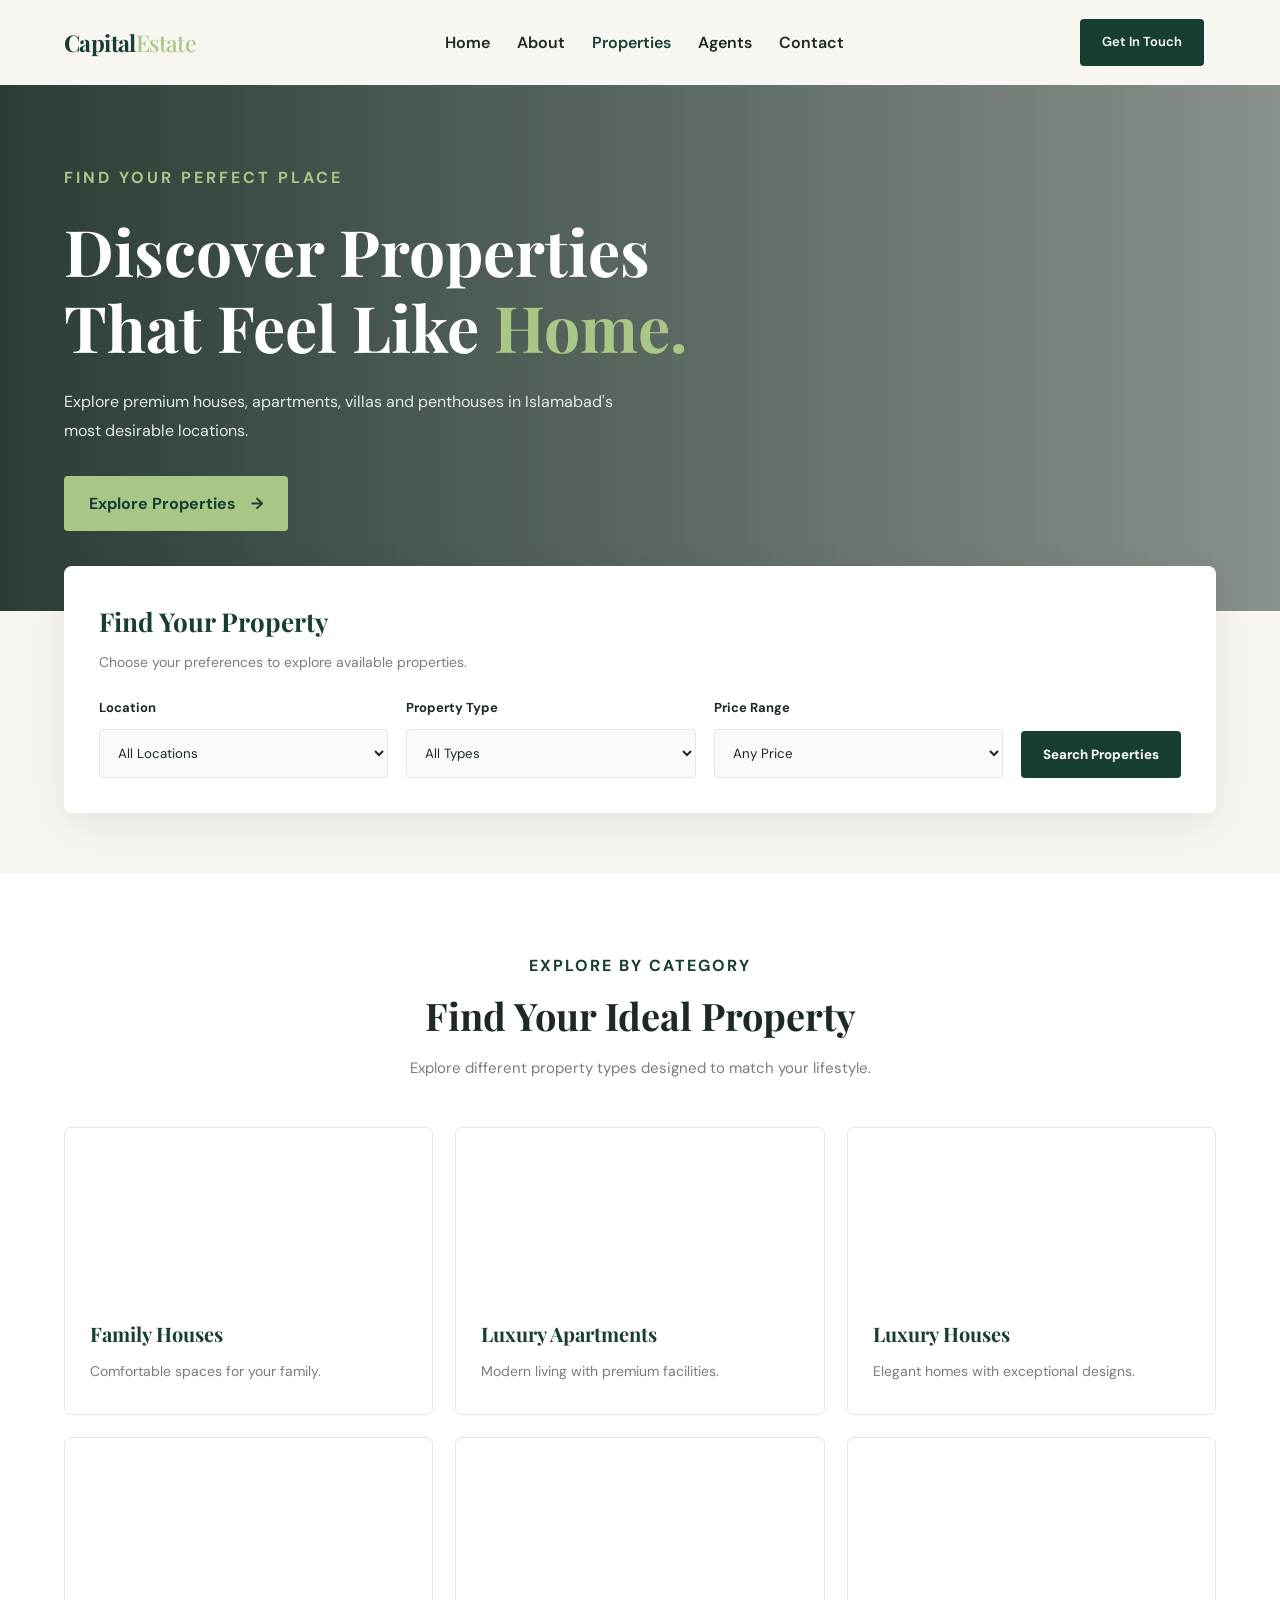
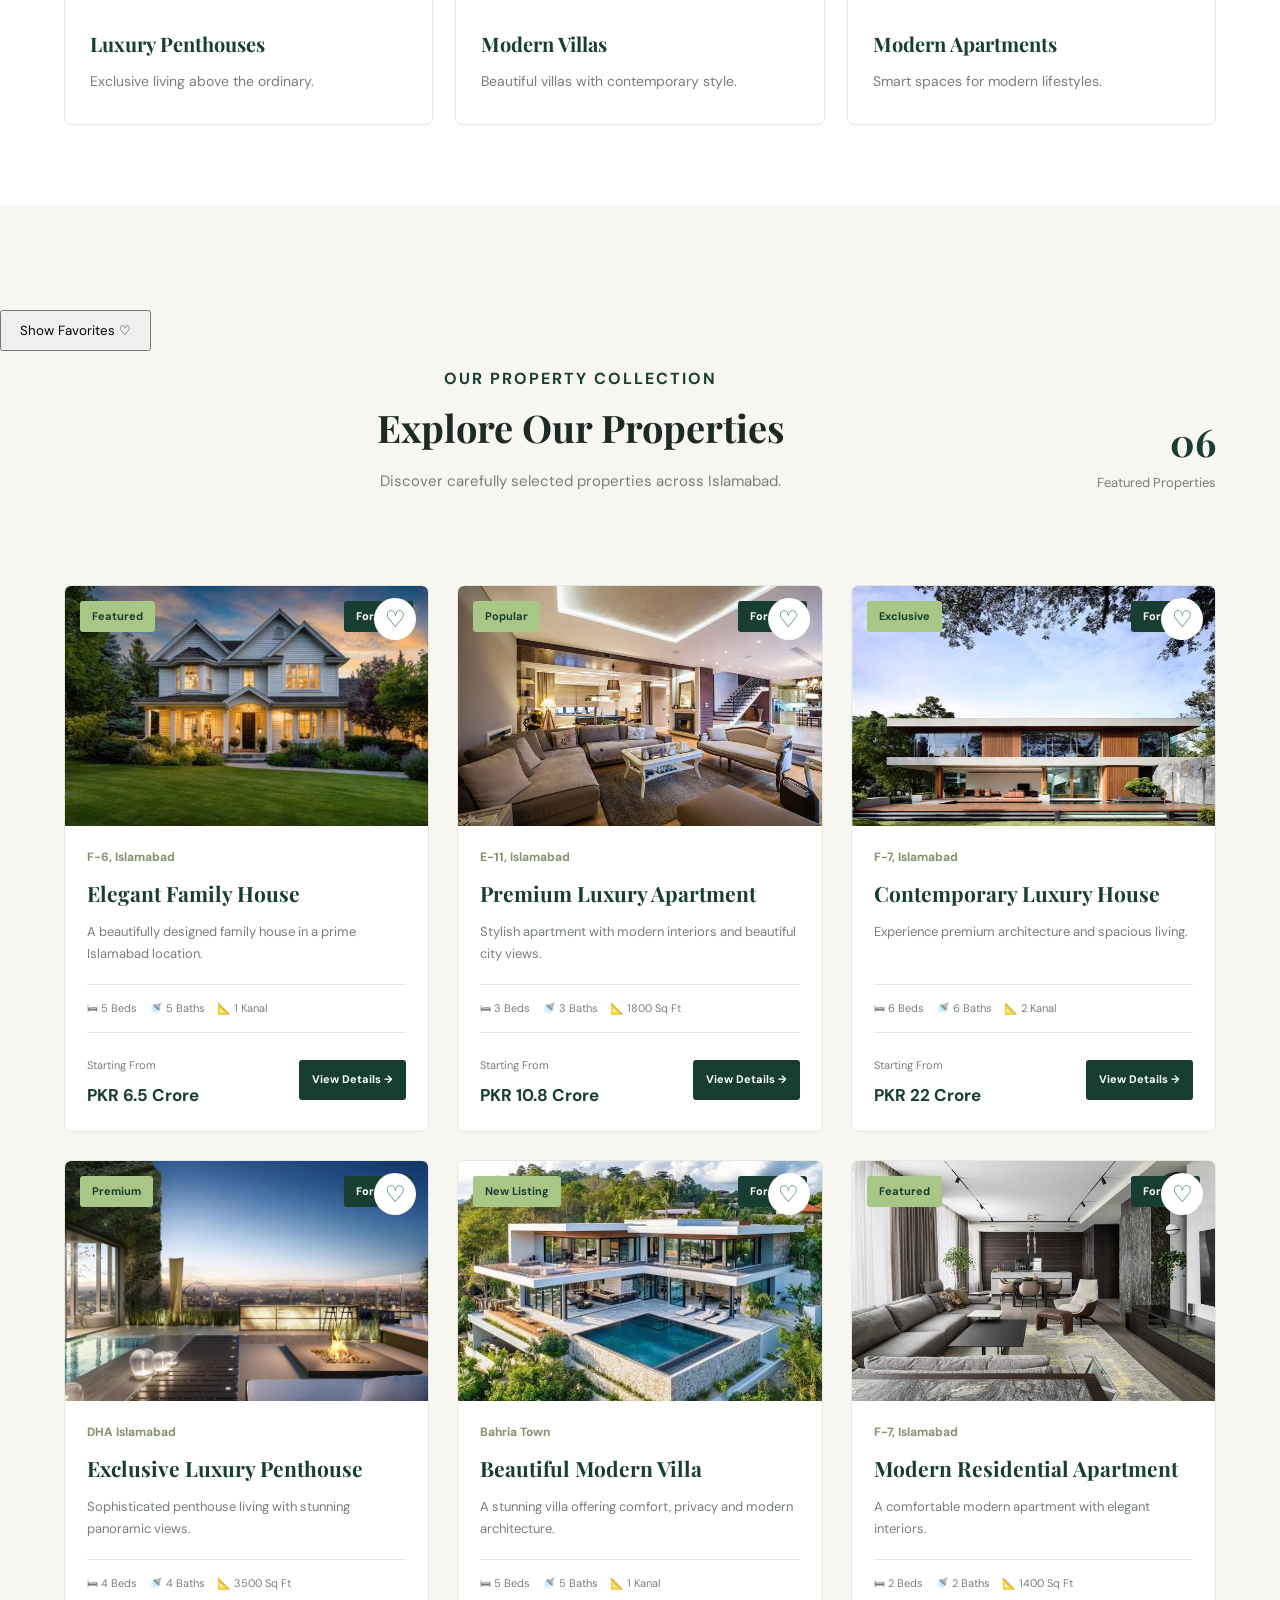
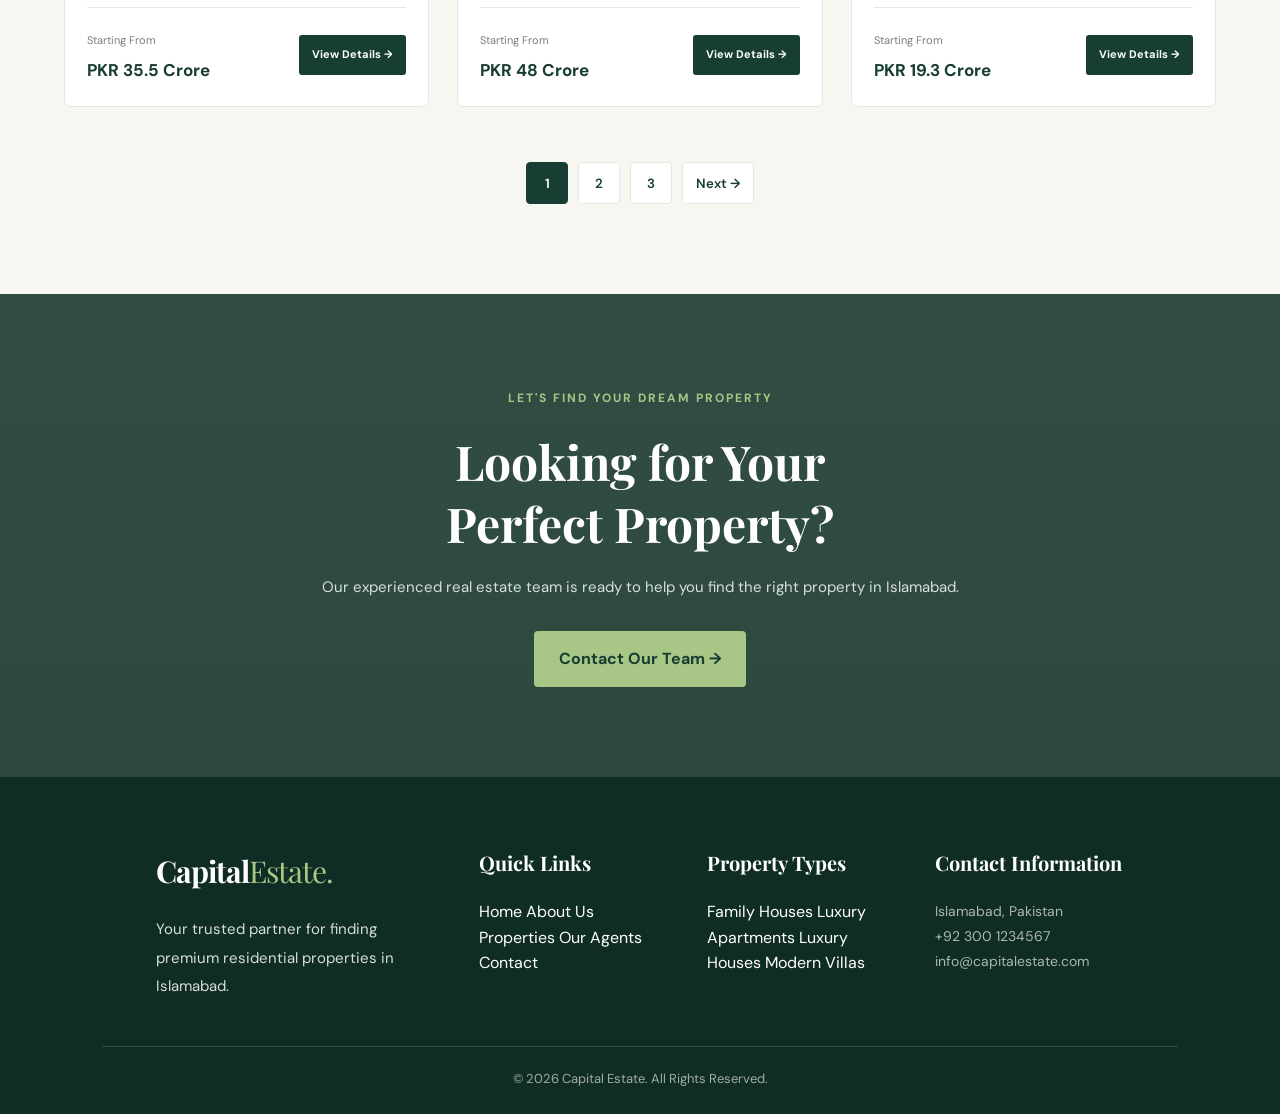
<file: html/properties.html>
<!DOCTYPE html>
<html lang="en">

<head>
    <meta charset="UTF-8">
    <meta name="viewport" content="width=device-width, initial-scale=1.0">

    <title>Properties | Capital Estate Islamabad</title>

    <link rel="stylesheet" href="../css/style.css">

    <!-- Google Fonts -->
    <link rel="preconnect" href="https://fonts.googleapis.com">
    <link rel="preconnect" href="https://fonts.gstatic.com" crossorigin>

    <link
        href="https://fonts.googleapis.com/css2?family=DM+Sans:wght@400;500;600;700&family=Playfair+Display:wght@500;600;700&display=swap"
        rel="stylesheet">

</head>

<body>

    <!-- NAVBAR -->

    <header class="navbar">
        <div class="container nav-container">

            <a href="index.html" class="logo">
                Capital <span>Estate</span>
            </a>

            <nav class="nav-links">
                <a href="index.html">Home</a>
                <a href="about.html">About</a>
                <a href="properties.html" class="active">Properties</a>
                <a href="agents.html">Agents</a>
                <a href="contact.html">Contact</a>
            </nav>

            <a href="contact.html" class="nav-btn">
                Get In Touch
            </a>

        </div>
    </header>


    <!-- PROPERTIES HERO -->

    <section class="properties-hero">

        <div class="properties-hero-overlay"></div>

        <div class="container properties-hero-content">

            <span class="properties-subtitle">
                FIND YOUR PERFECT PLACE
            </span>

            <h1>
                Discover Properties <br>
                That Feel Like <span>Home.</span>
            </h1>

            <p>
                Explore premium houses, apartments, villas and
                penthouses in Islamabad's most desirable locations.
            </p>

            <a href="#all-properties" class="properties-hero-btn">
                Explore Properties
                <span>→</span>
            </a>

        </div>

    </section>


    <!-- PROPERTY SEARCH -->

    <section class="properties-search-section">

        <div class="container">

            <div class="properties-search-box">

                <div class="properties-search-heading">
                    <h2>Find Your Property</h2>
                    <p>Choose your preferences to explore available properties.</p>
                </div>

                <form class="properties-search-form">

                    <div class="properties-filter">

                        <label for="location">Location</label>

                        <select id="location">
                            <option value="">All Locations</option>
                            <option>F-6 Islamabad</option>
                            <option>F-7 Islamabad</option>
                            <option>E-11 Islamabad</option>
                            <option>DHA Islamabad</option>
                            <option>Bahria Town</option>
                        </select>

                    </div>


                    <div class="properties-filter">

                        <label for="property-type">Property Type</label>

                        <select id="property-type">
                            <option value="">All Types</option>
                            <option>Family House</option>
                            <option>Luxury Apartment</option>
                            <option>Luxury House</option>
                            <option>Luxury Penthouse</option>
                            <option>Modern Villa</option>
                            <option>Modern Apartment</option>
                        </select>

                    </div>


                    <div class="properties-filter">

                        <label for="price-range">Price Range</label>

                        <select id="price-range">
                            <option value="">Any Price</option>
                            <option>Under 1 Crore</option>
                            <option>1 - 2 Crore</option>
                            <option>2 - 5 Crore</option>
                            <option>5 - 10 Crore</option>
                            <option>Above 10 Crore</option>
                        </select>

                    </div>


                    <button type="button" class="properties-search-btn">
                        Search Properties
                    </button>

                </form>

            </div>

        </div>

    </section>


    <!-- PROPERTY CATEGORIES -->

    <section class="properties-categories-section">

        <div class="container">

            <div class="section-heading">
                <span>EXPLORE BY CATEGORY</span>
                <h2>Find Your Ideal Property</h2>
                <p>
                    Explore different property types designed
                    to match your lifestyle.
                </p>
            </div>


            <div class="properties-category-grid">

                <div class="properties-category-card">
                    <div class="category-icon">⌂</div>
                    <h3>Family Houses</h3>
                    <p>Comfortable spaces for your family.</p>
                </div>

                <div class="properties-category-card">
                    <div class="category-icon">▤</div>
                    <h3>Luxury Apartments</h3>
                    <p>Modern living with premium facilities.</p>
                </div>

                <div class="properties-category-card">
                    <div class="category-icon">⌂</div>
                    <h3>Luxury Houses</h3>
                    <p>Elegant homes with exceptional designs.</p>
                </div>

                <div class="properties-category-card">
                    <div class="category-icon">◇</div>
                    <h3>Luxury Penthouses</h3>
                    <p>Exclusive living above the ordinary.</p>
                </div>

                <div class="properties-category-card">
                    <div class="category-icon">⌂</div>
                    <h3>Modern Villas</h3>
                    <p>Beautiful villas with contemporary style.</p>
                </div>

                <div class="properties-category-card">
                    <div class="category-icon">▥</div>
                    <h3>Modern Apartments</h3>
                    <p>Smart spaces for modern lifestyles.</p>
                </div>

            </div>

        </div>

    </section>


    <!-- ALL PROPERTIES -->

    <section class="all-properties-section" id="all-properties">

        <div class="container">

            <div class="all-properties-heading">

                <div class="section-heading">
                    <span>OUR PROPERTY COLLECTION</span>
                    <h2>Explore Our Properties</h2>
                    <p>
                        Discover carefully selected properties
                        across Islamabad.
                    </p>
                </div>

                <div class="properties-count">
                    <span>06</span>
                    <p>Featured Properties</p>
                </div>

            </div>


            <div class="all-properties-grid">


                <!-- PROPERTY 1 -->

                <div class="listing-card">

                    <div class="listing-image">

                        <img src="../images/family house.jfif" alt="Modern Family House in Islamabad">

                        <span class="listing-badge">Featured</span>

                        <span class="listing-type">For Sale</span>

                    </div>

                    <div class="listing-content">

                        <span class="listing-location">
                            F-6, Islamabad
                        </span>

                        <h3>Elegant Family House</h3>

                        <p class="listing-description">
                            A beautifully designed family house
                            in a prime Islamabad location.
                        </p>

                        <div class="listing-details">
                            <span>🛏 5 Beds</span>
                            <span>🚿 5 Baths</span>
                            <span>📐 1 Kanal</span>
                        </div>

                        <div class="listing-bottom">

                            <div class="listing-price">
                                <span>Starting From</span>
                                <h4>PKR 6.5 Crore</h4>
                            </div>

                            <a href="property-details.html" class="listing-btn">
                                View Details →
                            </a>

                        </div>

                    </div>

                </div>


                <!-- PROPERTY 2 -->

                <div class="listing-card">

                    <div class="listing-image">

                        <img src="../images/luxury appartment.jfif" alt="Luxury Apartment in Islamabad">

                        <span class="listing-badge">Popular</span>

                        <span class="listing-type">For Sale</span>

                    </div>

                    <div class="listing-content">

                        <span class="listing-location">
                            E-11, Islamabad
                        </span>

                        <h3>Premium Luxury Apartment</h3>

                        <p class="listing-description">
                            Stylish apartment with modern interiors
                            and beautiful city views.
                        </p>

                        <div class="listing-details">
                            <span>🛏 3 Beds</span>
                            <span>🚿 3 Baths</span>
                            <span>📐 1800 Sq Ft</span>
                        </div>

                        <div class="listing-bottom">

                            <div class="listing-price">
                                <span>Starting From</span>
                                <h4>PKR 10.8 Crore</h4>
                            </div>

                            <a href="property-details.html" class="listing-btn">
                                View Details →
                            </a>

                        </div>

                    </div>

                </div>


                <!-- PROPERTY 3 -->

                <div class="listing-card">

                    <div class="listing-image">

                        <img src="../images/luxury house.jfif" alt="Luxury House in Islamabad">

                        <span class="listing-badge">Exclusive</span>

                        <span class="listing-type">For Sale</span>

                    </div>

                    <div class="listing-content">

                        <span class="listing-location">
                            F-7, Islamabad
                        </span>

                        <h3>Contemporary Luxury House</h3>

                        <p class="listing-description">
                            Experience premium architecture
                            and spacious living.
                        </p>

                        <div class="listing-details">
                            <span>🛏 6 Beds</span>
                            <span>🚿 6 Baths</span>
                            <span>📐 2 Kanal</span>
                        </div>

                        <div class="listing-bottom">

                            <div class="listing-price">
                                <span>Starting From</span>
                                <h4>PKR 22 Crore</h4>
                            </div>

                            <a href="property-details.html" class="listing-btn">
                                View Details →
                            </a>

                        </div>

                    </div>

                </div>


                <!-- PROPERTY 4 -->

                <div class="listing-card">

                    <div class="listing-image">

                        <img src="../images/luxury penthouse city view.jpg" alt="Luxury Penthouse in Islamabad">

                        <span class="listing-badge">Premium</span>

                        <span class="listing-type">For Sale</span>

                    </div>

                    <div class="listing-content">

                        <span class="listing-location">
                            DHA Islamabad
                        </span>

                        <h3>Exclusive Luxury Penthouse</h3>

                        <p class="listing-description">
                            Sophisticated penthouse living
                            with stunning panoramic views.
                        </p>

                        <div class="listing-details">
                            <span>🛏 4 Beds</span>
                            <span>🚿 4 Baths</span>
                            <span>📐 3500 Sq Ft</span>
                        </div>

                        <div class="listing-bottom">

                            <div class="listing-price">
                                <span>Starting From</span>
                                <h4>PKR 35.5 Crore</h4>
                            </div>

                            <a href="property-details.html" class="listing-btn">
                                View Details →
                            </a>

                        </div>

                    </div>

                </div>


                <!-- PROPERTY 5 -->

                <div class="listing-card">

                    <div class="listing-image">

                        <img src="../images/modern vailla.jfif" alt="Modern Villa in Islamabad">

                        <span class="listing-badge">New Listing</span>

                        <span class="listing-type">For Sale</span>

                    </div>

                    <div class="listing-content">

                        <span class="listing-location">
                            Bahria Town
                        </span>

                        <h3>Beautiful Modern Villa</h3>

                        <p class="listing-description">
                            A stunning villa offering comfort,
                            privacy and modern architecture.
                        </p>

                        <div class="listing-details">
                            <span>🛏 5 Beds</span>
                            <span>🚿 5 Baths</span>
                            <span>📐 1 Kanal</span>
                        </div>

                        <div class="listing-bottom">

                            <div class="listing-price">
                                <span>Starting From</span>
                                <h4>PKR 48 Crore</h4>
                            </div>

                            <a href="property-details.html" class="listing-btn">
                                View Details →
                            </a>

                        </div>

                    </div>

                </div>


                <!-- PROPERTY 6 -->

                <div class="listing-card">

                    <div class="listing-image">

                        <img src="../images/modern appartment.jfif" alt="Modern Apartment in Islamabad">

                        <span class="listing-badge">Featured</span>

                        <span class="listing-type">For Sale</span>

                    </div>

                    <div class="listing-content">

                        <span class="listing-location">
                            F-7, Islamabad
                        </span>

                        <h3>Modern Residential Apartment</h3>

                        <p class="listing-description">
                            A comfortable modern apartment
                            with elegant interiors.
                        </p>

                        <div class="listing-details">
                            <span>🛏 2 Beds</span>
                            <span>🚿 2 Baths</span>
                            <span>📐 1400 Sq Ft</span>
                        </div>

                        <div class="listing-bottom">

                            <div class="listing-price">
                                <span>Starting From</span>
                                <h4>PKR 19.3 Crore</h4>
                            </div>

                            <a href="property-details.html" class="listing-btn">
                                View Details →
                            </a>

                        </div>

                    </div>

                </div>

            </div>


            <!-- PAGINATION -->

            <div class="properties-pagination">

                <button class="page-btn active">1</button>
                <button class="page-btn">2</button>
                <button class="page-btn">3</button>
                <button class="page-btn next-page">Next →</button>

            </div>

        </div>

    </section>


    <!-- CTA SECTION -->

    <section class="properties-cta-section">

        <div class="container">

            <div class="properties-cta-content">

                <span>LET'S FIND YOUR DREAM PROPERTY</span>

                <h2>
                    Looking for Your <br>
                    Perfect Property?
                </h2>

                <p>
                    Our experienced real estate team is ready
                    to help you find the right property in Islamabad.
                </p>

                <a href="contact.html" class="properties-cta-btn">
                    Contact Our Team →
                </a>

            </div>

        </div>

    </section>


    <!-- FOOTER -->

    <footer class="footer">

        <div class="container footer-content">

            <div class="footer-column">

                <a href="index.html" class="logo">
                    Capital<span>Estate.</span>
                </a>

                <p>
                    Your trusted partner for finding premium
                    residential properties in Islamabad.
                </p>

            </div>


            <div class="footer-column">

                <h3>Quick Links</h3>

                <a href="index.html">Home</a>
                <a href="about.html">About Us</a>
                <a href="properties.html">Properties</a>
                <a href="agents.html">Our Agents</a>
                <a href="contact.html">Contact</a>

            </div>


            <div class="footer-column">

                <h3>Property Types</h3>

                <a href="#all-properties">Family Houses</a>
                <a href="#all-properties">Luxury Apartments</a>
                <a href="#all-properties">Luxury Houses</a>
                <a href="#all-properties">Modern Villas</a>

            </div>


            <div class="footer-column">

                <h3>Contact Information</h3>

                <p>Islamabad, Pakistan</p>
                <p>+92 300 1234567</p>
                <p>info@capitalestate.com</p>

            </div>

        </div>


        <div class="footer-bottom">

            <p>
                © 2026 Capital Estate. All Rights Reserved.
            </p>

        </div>

    </footer>


    <script src="../js/script.js"></script>

</body>

</html>
</file>
<file: css/style.css>
@import url('https://fonts.googleapis.com/css2?family=DM+Sans:wght@400;500;600;700;800&family=Playfair+Display:wght@400;500;600;700&display=swap');

:root {
    --primary: #183D32;
    --secondary: #A8C686;
    --background: #F7F6F0;
    --white: #FFFFFF;
    --text-dark: #1C2924;
    --text-light: #777F79;
    --border: #E5E8E1;

    --heading-font: 'Playfair Display', serif;
    --body-font: 'DM Sans', sans-serif;
}

/* Global Reset */
* {
    margin: 0;
    padding: 0;
    box-sizing: border-box;
}

html {
    scroll-behavior: smooth;
}

body {
    font-family: var(--body-font);
    background: var(--background);
    color: var(--text-dark);
    line-height: 1.6;
}

a {
    text-decoration: none;
    color: inherit;
}

button {
    font-family: inherit;
    cursor: pointer;
}

img {
    max-width: 100%;
    display: block;
}

/* Common Container */
.container {
    width: 90%;
    max-width: 1200px;
    margin: 0 auto;
}

/* Section Heading */
.section-heading {
    text-align: center;
    margin-bottom: 10px;
}

.section-heading span {
    color: var(--primary);
    font-size: 16px;
    font-weight: 700;
    letter-spacing: 2px;
}

.section-heading h2 {
    font-family: var(--heading-font);
    font-size: 42px;
    margin: 12px 0;
}

.section-heading p {
    color: var(--text-light);
    font-size: 17px;
}

/* Navbar */
.header {
    width: 100%;
    background: var(--background);
    border-bottom: 1px solid var(--border);
    position: relative;
    z-index: 1000;
}

.navbar {
    min-height: 85px;
    display: flex;
    align-items: center;
    justify-content: space-between;
}

.logo {
    font-size: 23px;
    font-weight: 800;
    letter-spacing: -1px;
    color: var(--primary);
    margin-left: -150px;
}

.logo span {
    font-weight: 400;
}

.nav-links {
    display: flex;
    align-items: center;
    gap: 35px;
    list-style: none;
}

.nav-links a {
    font-size: 17px;
    font-weight: 500;
    color: var(--text-dark);
    transition: color 0.3s ease;
}

.nav-links a:hover,
.nav-links a.active {
    color: var(--primary);
}

.nav-btn {
    background: var(--primary);
    color: var(--white);
    padding: 13px 22px;
    border-radius: 4px;
    font-size: 13px;
    font-weight: 600;
    transition: background 0.3s ease;
    transform: translateX(-70px);
}

.nav-btn:hover {
    background: #245747;
}

.nav-btn span {
    margin-left: 8px;
}

.navbar .nav-btn {
    position: relative;
    right: -170px;
}

.menu-toggle {
    display: none;
    background: none;
    border: none;
    color: var(--primary);
    font-size: 25px;
}

.hero {
    width: 100%;
    min-height: 680px;
    position: relative;
    display: flex;
    align-items: center;
    padding: 80px 8%;
    background-image: url("https://images.unsplash.com/photo-1757359056339-22968344cce6?auto=format&fit=crop&w=2000&q=85");
    background-size: cover;
    background-position: center;
    background-repeat: no-repeat;
    overflow: hidden;
}

.hero-overlay {
    position: absolute;
    inset: 0;
    background: linear-gradient(
        90deg,
        rgba(12, 35, 27, 0.92),
        rgba(12, 35, 27, 0.65),
        rgba(12, 35, 27, 0.15)
    );
}

.hero-content {
    position: relative;
    z-index: 1;
    max-width: 650px;
    transform: translateY(-35px);
}


.hero-tag {
    color: var(--secondary);
    font-size: 17px;
    font-weight: 700;
    letter-spacing: 2px;
    margin-bottom: 12px;
    display: inline-block;
}

.hero-content h1 {
    font-family: var(--heading-font);
    font-size: clamp(45px, 5.5vw, 72px);
    line-height: 1.15;
    font-weight: 500;
    color: white;
    margin-bottom: 25px;
}

.hero-content h1 span {
    display: block;
    color: var(--secondary);
}

.hero-content > p {
    max-width: 480px;
    color: rgba(255, 255, 255, 0.85);
    font-size: 18px;
    line-height: 1.9;
    margin-bottom: 30px;
}

.hero-buttons {
    display: flex;
    align-items: center;
    gap: 15px;
    flex-wrap: wrap;
}

.primary-btn,
.secondary-btn {
    padding: 15px 25px;
    font-size: 13px;
    font-weight: 600;
    border-radius: 4px;
    transition: 0.3s ease;
}

.primary-btn {
    background: var(--secondary);
    color: var(--primary);
}

.secondary-btn {
    border: 1px solid white;
    color: white;
}

.hero-stats {
    display: flex;
    gap: 45px;
    margin-top: 55px;
    padding-top: 25px;
    border-top: 1px solid rgba(255, 255, 255, 0.3);
}

.stat h3 {
    color: white;
    font-family: var(--heading-font);
    font-size: 27px;
}

.stat p {
    color: rgba(255, 255, 255, 0.75);
    font-size: 12px;
    margin-top: 5px;
}

/* ==============================
   PROPERTY SEARCH SECTION
================================ */

.property-search {
    width: 88%;
    max-width: 1250px;
    margin: -65px auto 0;
    position: relative;
    z-index: 10;
    padding: 40px 45px;
    background: #FFFFFF;
    border-radius: 8px;
    box-shadow: 0 15px 50px rgba(24, 61, 50, 0.12);
}

/* Heading */

.search-heading {
    text-align: center;
    margin-bottom: 30px;
}

.search-heading span {
    color: var(--primary);
    font-size: 12px;
    font-weight: 700;
    letter-spacing: 2.5px;
}

.search-heading h2 {
    font-family: var(--heading-font);
    font-size: 34px;
    font-weight: 500;
    margin-top: 8px;
    color: var(--text-dark);
}

/* Form Layout */

.search-form {
    display: grid;
    grid-template-columns: 1fr 1fr 1fr auto;
    align-items: end;
    gap: 20px;
}

/* Input Fields */

.search-field {
    display: flex;
    flex-direction: column;
    gap: 10px;
    min-width: 0;
}

.search-field label {
    font-size: 14px;
    font-weight: 600;
    color: var(--text-dark);
}

.search-field select {
    width: 100%;
    height: 55px;
    padding: 0 15px;
    background: #F7F8F5;
    border: 1px solid #E5E8E1;
    border-radius: 5px;
    font-family: var(--body-font);
    font-size: 14px;
    color: var(--text-dark);
    cursor: pointer;
    outline: none;
    transition: 0.3s ease;
}

.search-field select:hover {
    border-color: var(--secondary);
}

.search-field select:focus {
    border-color: var(--primary);
}

/* Search Button */

.search-btn {
    height: 55px;
    padding: 0 28px;
    background: var(--primary);
    color: white;
    border: none;
    border-radius: 5px;
    font-family: var(--body-font);
    font-size: 13px;
    font-weight: 600;
    white-space: nowrap;
    transition: 0.3s ease;
}

.search-btn:hover {
    background: #245747;
    transform: translateY(-3px);
}

/* Responsive */

@media (max-width: 1100px) {

    .search-form {
        grid-template-columns: repeat(2, 1fr);
    }

    .search-btn {
        width: 100%;
    }

}

@media (max-width: 600px) {

    .property-search {
        width: 90%;
        margin-top: -35px;
        padding: 28px 20px;
    }

    .search-heading h2 {
        font-size: 25px;
    }

    .search-form {
        grid-template-columns: 1fr;
    }

}


/* =================================
   FEATURED PROPERTIES
================================= */

.featured-properties {
    padding: 100px 8%;
    background: var(--background);
}

.featured-properties .section-heading {
    margin-bottom: 55px;
}

.property-grid {
    display: grid;
    grid-template-columns: repeat(3, 1fr);
    gap: 28px;
}

.property-card {
    background: var(--white);
    border-radius: 8px;
    overflow: hidden;
    transition: transform 0.3s ease, box-shadow 0.3s ease;
}

.property-card:hover {
    transform: translateY(-8px);
    box-shadow: 0 15px 35px rgba(24, 61, 50, 0.12);
}

.property-card img {
    width: 100%;
    height: 240px;
    object-fit: cover;
}

.property-info {
    padding: 24px;
}

.property-info h3 {
    font-family: var(--heading-font);
    font-size: 23px;
    margin-bottom: 10px;
}

.property-info p {
    color: var(--text-light);
    font-size: 14px;
    margin-bottom: 12px;
}

.property-price {
    color: var(--primary);
    font-size: 21px;
    font-weight: 700;
}

.property-details {
    display: flex;
    justify-content: space-between;
    gap: 10px;
    padding-top: 18px;
    margin-top: 15px;
    border-top: 1px solid var(--border);
    color: var(--text-light);
    font-size: 13px;
}

.property-link {
    display: inline-block;
    margin-top: 20px;
    color: var(--primary);
    font-size: 14px;
    font-weight: 700;
}

.view-all-btn {
    display: table;
    margin: 45px auto 0;
    padding: 14px 28px;
    background: var(--primary);
    color: var(--white);
    border-radius: 4px;
    font-size: 14px;
    font-weight: 600;
    transition: 0.3s ease;
}

.view-all-btn:hover {
    background: #245747;
    transform: translateY(-3px);
}


/* =================================
   ABOUT CAPITAL ESTATE
================================= */

.about-section {
    padding: 100px 8%;
    background: var(--white);
}

.about-content {
    display: grid;
    grid-template-columns: 1fr 1fr;
    align-items: center;
    gap: 60px;
}

.about-image img {
    width: 100%;
    height: 450px;
    object-fit: cover;
    border-radius: 8px;
}

.about-text span {
    color: var(--primary);
    font-size: 13px;
    font-weight: 700;
    letter-spacing: 2px;
}

.about-text h2 {
    font-family: var(--heading-font);
    font-size: 42px;
    line-height: 1.3;
    margin: 15px 0 20px;
}

.about-text p {
    color: var(--text-light);
    font-size: 15px;
    line-height: 1.9;
    margin-bottom: 18px;
}

.about-btn {
    display: inline-block;
    margin-top: 15px;
    padding: 14px 25px;
    background: var(--primary);
    color: var(--white);
    border-radius: 4px;
    font-size: 13px;
    font-weight: 600;
    transition: 0.3s ease;
}

.about-btn:hover {
    background: #245747;
}


/* =================================
   WHY CHOOSE US
================================= */

.why-choose-us {
    padding: 100px 8%;
    background: #F0F2EB;
}

.features-grid {
    display: grid;
    grid-template-columns: repeat(3, 1fr);
    gap: 25px;
}

.feature-card {
    padding: 35px 28px;
    background: var(--white);
    border-radius: 7px;
    transition: 0.3s ease;
}

.feature-card:hover {
    transform: translateY(-7px);
    box-shadow: 0 12px 30px rgba(24, 61, 50, 0.10);
}

.feature-icon {
    width: 55px;
    height: 55px;
    display: flex;
    align-items: center;
    justify-content: center;
    background: #EAF0E3;
    color: var(--primary);
    border-radius: 50%;
    font-size: 25px;
    margin-bottom: 22px;
}

.feature-card h3 {
    font-family: var(--heading-font);
    font-size: 22px;
    margin-bottom: 12px;
}

.feature-card p {
    color: var(--text-light);
    font-size: 14px;
    line-height: 1.8;
}


/* =================================
   PROPERTY CATEGORIES
================================= */

.property-categories {
    padding: 100px 8%;
    background: var(--white);
}

.categories-grid {
    display: grid;
    grid-template-columns: repeat(3, 1fr);
    gap: 25px;
}

.category-card {
    position: relative;
    height: 280px;
    border-radius: 8px;
    overflow: hidden;
    cursor: pointer;
}

.category-card img {
    width: 100%;
    height: 100%;
    object-fit: cover;
    transition: transform 0.5s ease;
}

.category-card:hover img {
    transform: scale(1.08);
}

.category-card::after {
    content: "";
    position: absolute;
    inset: 0;
    background: linear-gradient(
        to top,
        rgba(12, 35, 27, 0.85),
        transparent
    );
}

.category-info {
    position: absolute;
    bottom: 25px;
    left: 25px;
    z-index: 2;
    color: var(--white);
}

.category-info h3 {
    font-family: var(--heading-font);
    font-size: 25px;
}

.category-info p {
    font-size: 13px;
    margin-top: 5px;
}


/* =================================
   PROFESSIONAL AGENTS
================================= */

.agents-section {
    padding: 100px 8%;
    background: var(--background);
}

.agents-grid {
    display: grid;
    grid-template-columns: repeat(3, 1fr);
    gap: 28px;
}

.agent-card {
    background: var(--white);
    border-radius: 8px;
    overflow: hidden;
    text-align: center;
    transition: 0.3s ease;
}

.agent-card:hover {
    transform: translateY(-7px);
    box-shadow: 0 12px 30px rgba(24, 61, 50, 0.10);
}

.agent-card img {
    width: 100%;
    height: 300px;
    object-fit: cover;
    object-position: top;
}

.agent-info {
    padding: 24px;
}

.agent-info h3 {
    font-family: var(--heading-font);
    font-size: 22px;
}

.agent-info p {
    color: var(--text-light);
    font-size: 14px;
    margin-top: 6px;
}


/* =================================
   CLIENT TESTIMONIALS
================================= */

.testimonials-section {
    padding: 100px 8%;
    background: #F0F2EB;
}

.testimonials-grid {
    display: grid;
    grid-template-columns: repeat(3, 1fr);
    gap: 25px;
}

.testimonial-card {
    padding: 35px;
    background: var(--white);
    border-radius: 8px;
    border: 1px solid var(--border);
    transition: 0.3s ease;
}

.testimonial-card:hover {
    transform: translateY(-5px);
    box-shadow: 0 12px 30px rgba(24, 61, 50, 0.08);
}

.testimonial-stars {
    color: #D5A83F;
    font-size: 19px;
    letter-spacing: 3px;
    margin-bottom: 18px;
}

.testimonial-card > p {
    color: var(--text-light);
    font-size: 14px;
    line-height: 1.9;
    margin-bottom: 25px;
}

.client-info h3 {
    font-size: 16px;
    color: var(--text-dark);
}

.client-info span {
    color: var(--text-light);
    font-size: 12px;
}


/* =================================
   CALL TO ACTION
================================= */

.cta-section {
    padding: 85px 8%;
    text-align: center;
    background: var(--primary);
    color: var(--white);
}

.cta-section h2 {
    font-family: var(--heading-font);
    font-size: 42px;
    margin-bottom: 15px;
}

.cta-section p {
    max-width: 600px;
    margin: 0 auto 28px;
    color: rgba(255, 255, 255, 0.8);
    font-size: 15px;
    line-height: 1.8;
}

.cta-btn {
    display: inline-block;
    padding: 15px 30px;
    background: var(--secondary);
    color: var(--primary);
    border-radius: 4px;
    font-size: 14px;
    font-weight: 700;
    transition: 0.3s ease;
}

.cta-btn:hover {
    background: var(--white);
    transform: translateY(-3px);
}


/* =================================
   FOOTER
================================= */

.footer {
    padding: 70px 8% 25px;
    background: #102D25;
    color: var(--white);
}

.footer-content {
    display: grid;
    grid-template-columns: 1.5fr 1fr 1fr 1fr;
    gap: 40px;
    padding-bottom: 45px;
}

.footer-logo {
    font-size: 25px;
    font-weight: 800;
    margin-bottom: 18px;
}

.footer-logo span {
    font-weight: 400;
}

.footer-column p {
    color: rgba(255, 255, 255, 0.65);
    font-size: 14px;
    line-height: 1.8;
}

.footer-column h3 {
    font-family: var(--heading-font);
    font-size: 20px;
    margin-bottom: 20px;
}

.footer-column ul {
    list-style: none;
}

.footer-column ul li {
    margin-bottom: 12px;
}

.footer-column ul a {
    color: rgba(255, 255, 255, 0.7);
    font-size: 14px;
    transition: 0.3s ease;
}

.footer-column ul a:hover {
    color: var(--secondary);
}

.footer-bottom {
    padding-top: 22px;
    border-top: 1px solid rgba(255, 255, 255, 0.15);
    text-align: center;
    color: rgba(255, 255, 255, 0.6);
    font-size: 13px;
}


/* =================================
   RESPONSIVE DESIGN
================================= */

@media (max-width: 1000px) {

    .property-grid,
    .categories-grid,
    .agents-grid,
    .testimonials-grid {
        grid-template-columns: repeat(2, 1fr);
    }

    .features-grid {
        grid-template-columns: repeat(2, 1fr);
    }

    .about-content {
        gap: 35px;
    }

    .footer-content {
        grid-template-columns: repeat(2, 1fr);
    }

}

@media (max-width: 600px) {

    .featured-properties,
    .about-section,
    .why-choose-us,
    .property-categories,
    .agents-section,
    .testimonials-section {
        padding: 65px 6%;
    }

    .section-heading h2,
    .about-text h2 {
        font-size: 30px;
    }

    .property-grid,
    .categories-grid,
    .agents-grid,
    .features-grid,
    .testimonials-grid {
        grid-template-columns: 1fr;
    }

    .about-content {
        grid-template-columns: 1fr;
    }

    .about-image img {
        height: 300px;
    }

    .category-card {
        height: 250px;
    }

    .cta-section {
        padding: 65px 6%;
    }

    .cta-section h2 {
        font-size: 30px;
    }

    .footer {
        padding: 55px 6% 20px;
    }

    .footer-content {
        grid-template-columns: 1fr;
        gap: 30px;
    }

}

/* =====================================
   ABOUT PAGE - HERO
===================================== */

.about-hero {
    min-height: 520px;
    position: relative;
    display: flex;
    align-items: center;
    padding: 80px 8%;
    overflow: hidden;
}

.about-hero-image {
    position: absolute;
    inset: 0;
}

.about-hero-image img {
    width: 100%;
    height: 100%;
    object-fit: cover;
}

.about-hero-overlay {
    position: absolute;
    inset: 0;
    background: linear-gradient(
        90deg,
        rgba(12, 35, 27, 0.92),
        rgba(12, 35, 27, 0.65),
        rgba(12, 35, 27, 0.15)
    );
}

.about-hero-content {
    position: relative;
    z-index: 2;
    max-width: 650px;
}

.about-hero-content > span,
.about-tag {
    color: var(--secondary);
    font-size: 13px;
    font-weight: 700;
    letter-spacing: 2px;
}

.about-hero-content h1 {
    font-family: var(--heading-font);
    color: var(--white);
    font-size: clamp(42px, 5vw, 65px);
    font-weight: 500;
    line-height: 1.2;
    margin: 18px 0;
}

.about-hero-content h1 span {
    color: var(--secondary);
}

.about-hero-content p {
    max-width: 520px;
    color: rgba(255,255,255,0.85);
    font-size: 15px;
    line-height: 1.9;
    margin-bottom: 28px;
}

.about-hero-btn {
    display: inline-block;
    padding: 15px 25px;
    background: var(--secondary);
    color: var(--primary);
    border-radius: 4px;
    font-size: 13px;
    font-weight: 700;
    transition: 0.3s ease;
}

.about-hero-btn:hover {
    background: white;
    transform: translateY(-3px);
}


/* =====================================
   WHO WE ARE
===================================== */

.who-we-are {
    padding: 100px 8%;
    background: var(--white);
}

.who-content {
    display: grid;
    grid-template-columns: 1fr 1fr;
    align-items: center;
    gap: 65px;
}

.who-image {
    position: relative;
}

.who-image img {
    width: 100%;
    height: 450px;
    object-fit: cover;
    border-radius: 8px;
}

.experience-badge {
    position: absolute;
    bottom: 25px;
    right: -20px;
    background: var(--primary);
    color: white;
    padding: 20px 28px;
    border-radius: 5px;
}

.experience-badge h3 {
    font-family: var(--heading-font);
    font-size: 32px;
    color: var(--secondary);
}

.experience-badge p {
    font-size: 12px;
}

.who-text .about-tag {
    color: var(--primary);
}

.who-text h2 {
    font-family: var(--heading-font);
    font-size: 42px;
    font-weight: 500;
    line-height: 1.3;
    margin: 18px 0;
}

.who-text h2 span {
    color: #73945B;
}

.who-text p {
    color: var(--text-light);
    font-size: 14px;
    line-height: 1.9;
    margin-bottom: 15px;
}

.about-primary-btn {
    display: inline-block;
    margin-top: 15px;
    padding: 14px 25px;
    background: var(--primary);
    color: white;
    border-radius: 4px;
    font-size: 13px;
    font-weight: 600;
    transition: 0.3s ease;
}

.about-primary-btn:hover {
    background: #245747;
    transform: translateY(-3px);
}


/* =====================================
   MISSION & VISION
===================================== */

.mission-vision {
    padding: 100px 8%;
    background: var(--background);
}

.mission-grid {
    display: grid;
    grid-template-columns: repeat(2, 1fr);
    gap: 30px;
}

.mission-card {
    padding: 40px;
    background: white;
    border: 1px solid var(--border);
    border-radius: 8px;
    transition: 0.3s ease;
}

.mission-card:hover {
    transform: translateY(-7px);
    box-shadow: 0 15px 35px rgba(24,61,50,0.08);
}

.mission-icon {
    width: 55px;
    height: 55px;
    display: flex;
    align-items: center;
    justify-content: center;
    background: #EAF0E3;
    color: var(--primary);
    border-radius: 50%;
    font-size: 27px;
    margin-bottom: 22px;
}

.mission-card h3 {
    font-family: var(--heading-font);
    font-size: 25px;
    margin-bottom: 15px;
}

.mission-card p {
    color: var(--text-light);
    font-size: 14px;
    line-height: 1.9;
}


/* =====================================
   ABOUT WHY CHOOSE US
===================================== */

.about-why-us {
    padding: 100px 8%;
    background: #F0F2EB;
}

.about-features-grid {
    display: grid;
    grid-template-columns: repeat(4, 1fr);
    gap: 22px;
}

.about-feature-card {
    padding: 30px 24px;
    background: white;
    border-radius: 7px;
    transition: 0.3s ease;
}

.about-feature-card:hover {
    transform: translateY(-7px);
    box-shadow: 0 12px 30px rgba(24,61,50,0.09);
}

.about-feature-icon {
    width: 50px;
    height: 50px;
    display: flex;
    align-items: center;
    justify-content: center;
    background: #EAF0E3;
    color: var(--primary);
    border-radius: 50%;
    font-size: 22px;
    margin-bottom: 20px;
}

.about-feature-card h3 {
    font-family: var(--heading-font);
    font-size: 19px;
    margin-bottom: 12px;
}

.about-feature-card p {
    color: var(--text-light);
    font-size: 13px;
    line-height: 1.8;
}


/* =====================================
   ACHIEVEMENTS
===================================== */

.about-achievements {
    padding: 80px 8%;
    background: var(--primary);
    color: white;
}

.achievements-heading {
    text-align: center;
    margin-bottom: 50px;
}

.achievements-heading span {
    color: var(--secondary);
    font-size: 13px;
    font-weight: 700;
    letter-spacing: 2px;
}

.achievements-heading h2 {
    font-family: var(--heading-font);
    font-size: 38px;
    margin: 12px 0;
}

.achievements-heading p {
    color: rgba(255,255,255,0.75);
    font-size: 14px;
}

.achievements-grid {
    display: grid;
    grid-template-columns: repeat(4, 1fr);
    gap: 25px;
    text-align: center;
}

.achievement-item {
    padding: 20px;
    border-right: 1px solid rgba(255,255,255,0.2);
}

.achievement-item:last-child {
    border: none;
}

.achievement-item h3 {
    font-family: var(--heading-font);
    font-size: 42px;
    color: var(--secondary);
}

.achievement-item p {
    color: rgba(255,255,255,0.8);
    font-size: 14px;
    margin-top: 8px;
}


/* =====================================
   ABOUT CTA
===================================== */

.about-cta {
    padding: 90px 8%;
    background: var(--background);
    text-align: center;
}

.about-cta-content > span {
    color: var(--primary);
    font-size: 12px;
    font-weight: 700;
    letter-spacing: 2px;
}

.about-cta h2 {
    font-family: var(--heading-font);
    font-size: 45px;
    font-weight: 500;
    line-height: 1.3;
    margin: 18px 0;
}

.about-cta p {
    max-width: 600px;
    margin: 0 auto 30px;
    color: var(--text-light);
    font-size: 15px;
    line-height: 1.8;
}

.about-cta-buttons {
    display: flex;
    justify-content: center;
    align-items: center;
    gap: 15px;
    flex-wrap: wrap;
}

.about-cta-primary,
.about-cta-secondary {
    display: inline-block;
    padding: 15px 27px;
    border-radius: 4px;
    font-size: 13px;
    font-weight: 600;
    transition: 0.3s ease;
}

.about-cta-primary {
    background: var(--primary);
    color: white;
}

.about-cta-secondary {
    border: 1px solid var(--primary);
    color: var(--primary);
}

.about-cta-primary:hover {
    background: #245747;
    transform: translateY(-3px);
}

.about-cta-secondary:hover {
    background: var(--primary);
    color: white;
}


/* =====================================
   ABOUT PAGE RESPONSIVE
===================================== */

@media (max-width: 1000px) {

    .who-content {
        gap: 35px;
    }

    .about-features-grid {
        grid-template-columns: repeat(2, 1fr);
    }

    .who-text h2 {
        font-size: 34px;
    }

}

@media (max-width: 600px) {

    .about-hero {
        min-height: 480px;
        padding: 65px 6%;
    }

    .about-hero-content h1 {
        font-size: 40px;
    }

    .who-we-are,
    .mission-vision,
    .about-why-us {
        padding: 65px 6%;
    }

    .who-content {
        grid-template-columns: 1fr;
    }

    .who-image img {
        height: 320px;
    }

    .experience-badge {
        right: 10px;
    }

    .who-text h2 {
        font-size: 32px;
    }

    .mission-grid {
        grid-template-columns: 1fr;
    }

    .about-features-grid {
        grid-template-columns: 1fr;
    }

    .about-achievements {
        padding: 65px 6%;
    }

    .achievements-heading h2 {
        font-size: 30px;
    }

    .achievements-grid {
        grid-template-columns: repeat(2, 1fr);
        gap: 15px;
    }

    .achievement-item {
        border-right: none;
        border-bottom: 1px solid rgba(255,255,255,0.2);
    }

    .achievement-item h3 {
        font-size: 32px;
    }

    .about-cta {
        padding: 65px 6%;
    }

    .about-cta h2 {
        font-size: 32px;
    }

}

/* =========================================
   PROPERTIES HERO
========================================= */

.properties-hero {
    min-height: 480px;
    position: relative;
    display: flex;
    align-items: center;
    background:
        linear-gradient(rgba(15, 35, 28, 0.78), rgba(15, 35, 28, 0.72)),
        url("../images/properties/properties-hero.jpg") center/cover no-repeat;
}

.properties-hero-content {
    position: relative;
    z-index: 2;
    padding-top: 80px;
    padding-bottom: 80px;
}

.properties-subtitle {
    color: var(--secondary);
    font-size: 16px;
    font-weight: 700;
    letter-spacing: 3px;
}

.properties-hero h1 {
    font-family: var(--heading-font);
    font-size: clamp(38px, 5vw, 64px);
    line-height: 1.2;
    color: var(--white);
    margin: 22px 0;
}

.properties-hero h1 span {
    color: var(--secondary);
}

.properties-hero p {
    max-width: 550px;
    color: #E5E9E4;
    font-size: 16px;
    line-height: 1.8;
    margin-bottom: 30px;
}

.properties-hero-btn {
    display: inline-flex;
    align-items: center;
    gap: 15px;
    padding: 15px 25px;
    background: var(--secondary);
    color: var(--primary);
    font-weight: 700;
    border-radius: 4px;
    transition: 0.3s ease;
}

.properties-hero-btn:hover {
    background: var(--white);
    transform: translateY(-3px);
}


/* =========================================
   PROPERTIES SEARCH
========================================= */

.properties-search-section {
    padding: 0 0 60px;
    background: var(--background);
}

.properties-search-box {
    position: relative;
    margin-top: -45px;
    z-index: 5;
    background: var(--white);
    padding: 35px;
    border-radius: 8px;
    box-shadow: 0 12px 40px rgba(0, 0, 0, 0.08);
}

.properties-search-heading {
    margin-bottom: 25px;
}

.properties-search-heading h2 {
    font-family: var(--heading-font);
    color: var(--primary);
    font-size: 26px;
    margin-bottom: 8px;
}

.properties-search-heading p {
    color: var(--text-light);
    font-size: 14px;
}

.properties-search-form {
    display: grid;
    grid-template-columns: repeat(3, 1fr) auto;
    align-items: end;
    gap: 18px;
}

.properties-filter {
    display: flex;
    flex-direction: column;
    gap: 10px;
}

.properties-filter label {
    font-size: 13px;
    font-weight: 700;
    color: var(--text-dark);
}

.properties-filter select {
    width: 100%;
    padding: 14px;
    background: #FAFAF8;
    border: 1px solid var(--border);
    border-radius: 4px;
    outline: none;
    color: var(--text-dark);
    font-family: var(--body-font);
}

.properties-filter select:focus {
    border-color: var(--primary);
}

.properties-search-btn {
    padding: 15px 22px;
    border: none;
    border-radius: 4px;
    background: var(--primary);
    color: var(--white);
    font-weight: 700;
    font-family: var(--body-font);
    cursor: pointer;
    transition: 0.3s ease;
}

.properties-search-btn:hover {
    background: #285B49;
}


/* =========================================
   PROPERTY CATEGORIES
========================================= */

.properties-categories-section {
    padding: 80px 0;
    background: var(--white);
}

.properties-category-grid {
    display: grid;
    grid-template-columns: repeat(3, 1fr);
    gap: 22px;
    margin-top: 45px;
}

.properties-category-card {
    padding: 30px 25px;
    background: var(--background);
    border: 1px solid var(--border);
    border-radius: 7px;
    transition: 0.3s ease;
}

.properties-category-card:hover {
    transform: translateY(-7px);
    border-color: var(--secondary);
    box-shadow: 0 12px 30px rgba(0, 0, 0, 0.06);
}

.category-icon {
    width: 55px;
    height: 55px;
    display: flex;
    align-items: center;
    justify-content: center;
    background: #E8F0E3;
    color: var(--primary);
    border-radius: 50%;
    font-size: 27px;
    margin-bottom: 20px;
}

.properties-category-card h3 {
    color: var(--primary);
    font-family: var(--heading-font);
    font-size: 20px;
    margin-bottom: 10px;
}

.properties-category-card p {
    color: var(--text-light);
    font-size: 14px;
    line-height: 1.7;
}


/* =========================================
   ALL PROPERTIES
========================================= */

.all-properties-section {
    padding: 90px 0;
    background: var(--background);
}

.all-properties-heading {
    display: flex;
    justify-content: space-between;
    align-items: center;
    margin-bottom: 45px;
}

.properties-count {
    text-align: right;
}

.properties-count span {
    color: var(--primary);
    font-family: var(--heading-font);
    font-size: 38px;
    font-weight: 700;
}

.properties-count p {
    color: var(--text-light);
    font-size: 13px;
}

.all-properties-grid {
    display: grid;
    grid-template-columns: repeat(3, 1fr);
    gap: 28px;
}


/* PROPERTY CARD */

.listing-card {
    background: var(--white);
    border-radius: 7px;
    overflow: hidden;
    border: 1px solid var(--border);
    transition: 0.3s ease;
}

.listing-card:hover {
    transform: translateY(-7px);
    box-shadow: 0 15px 35px rgba(0, 0, 0, 0.09);
}

.listing-image {
    position: relative;
    height: 240px;
    overflow: hidden;
}

.listing-image img {
    width: 100%;
    height: 100%;
    object-fit: cover;
    transition: transform 0.5s ease;
}

.listing-card:hover .listing-image img {
    transform: scale(1.06);
}

.listing-badge,
.listing-type {
    position: absolute;
    top: 15px;
    padding: 7px 12px;
    font-size: 11px;
    font-weight: 700;
    border-radius: 3px;
}

.listing-badge {
    left: 15px;
    background: var(--secondary);
    color: var(--primary);
}

.listing-type {
    right: 15px;
    background: var(--primary);
    color: var(--white);
}

.listing-content {
    padding: 22px;
}

.listing-location {
    display: block;
    color: #82916E;
    font-size: 12px;
    font-weight: 700;
    margin-bottom: 10px;
}

.listing-content h3 {
    font-family: var(--heading-font);
    font-size: 21px;
    color: var(--primary);
    margin-bottom: 10px;
}

.listing-description {
    font-size: 13px;
    line-height: 1.7;
    color: var(--text-light);
    min-height: 45px;
    margin-bottom: 18px;
}

.listing-details {
    display: flex;
    flex-wrap: wrap;
    gap: 12px;
    padding: 15px 0;
    border-top: 1px solid var(--border);
    border-bottom: 1px solid var(--border);
}

.listing-details span {
    color: var(--text-light);
    font-size: 11px;
}

.listing-bottom {
    display: flex;
    justify-content: space-between;
    align-items: center;
    gap: 10px;
    margin-top: 18px;
}

.listing-price span {
    color: var(--text-light);
    font-size: 11px;
}

.listing-price h4 {
    color: var(--primary);
    font-size: 17px;
    margin-top: 5px;
}

.listing-btn {
    display: inline-block;
    padding: 11px 13px;
    background: var(--primary);
    color: var(--white);
    font-size: 11px;
    font-weight: 700;
    border-radius: 3px;
    white-space: nowrap;
    transition: 0.3s ease;
}

.listing-btn:hover {
    background: #285B49;
}


/* =========================================
   PAGINATION
========================================= */

.properties-pagination {
    display: flex;
    justify-content: center;
    align-items: center;
    gap: 10px;
    margin-top: 55px;
}

.page-btn {
    min-width: 42px;
    height: 42px;
    padding: 0 13px;
    border: 1px solid var(--border);
    background: var(--white);
    color: var(--primary);
    border-radius: 4px;
    cursor: pointer;
    font-family: var(--body-font);
    font-weight: 600;
    transition: 0.3s ease;
}

.page-btn:hover,
.page-btn.active {
    background: var(--primary);
    color: var(--white);
    border-color: var(--primary);
}


/* =========================================
   PROPERTIES CTA
========================================= */

.properties-cta-section {
    padding: 90px 0;
    background:
        linear-gradient(rgba(17, 49, 38, 0.91), rgba(17, 49, 38, 0.91)),
        url("../images/properties/properties-cta.jpg") center/cover no-repeat;
    text-align: center;
}

.properties-cta-content {
    max-width: 700px;
    margin: auto;
}

.properties-cta-content span {
    color: var(--secondary);
    font-size: 12px;
    letter-spacing: 2px;
    font-weight: 700;
}

.properties-cta-content h2 {
    font-family: var(--heading-font);
    color: var(--white);
    font-size: clamp(34px, 5vw, 48px);
    line-height: 1.3;
    margin: 20px 0;
}

.properties-cta-content p {
    color: #D8E0D9;
    font-size: 15px;
    line-height: 1.8;
    margin-bottom: 30px;
}

.properties-cta-btn {
    display: inline-block;
    padding: 15px 25px;
    background: var(--secondary);
    color: var(--primary);
    font-weight: 700;
    border-radius: 4px;
    transition: 0.3s ease;
}

.properties-cta-btn:hover {
    background: var(--white);
    transform: translateY(-3px);
}


/* =========================================
   RESPONSIVE DESIGN
========================================= */

@media (max-width: 1100px) {

    .properties-search-form {
        grid-template-columns: repeat(2, 1fr);
    }

    .properties-search-btn {
        grid-column: span 2;
    }

    .all-properties-grid {
        grid-template-columns: repeat(2, 1fr);
    }

}


@media (max-width: 768px) {

    .properties-hero {
        min-height: 420px;
    }

    .properties-hero-content {
        padding-top: 65px;
        padding-bottom: 65px;
    }

    .properties-search-box {
        padding: 25px 20px;
    }

    .properties-category-grid {
        grid-template-columns: repeat(2, 1fr);
    }

    .all-properties-heading {
        align-items: flex-start;
        gap: 15px;
    }

    .properties-count {
        display: none;
    }

    .listing-image {
        height: 210px;
    }

}


@media (max-width: 600px) {

    .properties-hero h1 {
        font-size: 36px;
    }

    .properties-search-form {
        grid-template-columns: 1fr;
    }

    .properties-search-btn {
        grid-column: auto;
    }

    .properties-category-grid {
        grid-template-columns: 1fr;
    }

    .all-properties-grid {
        grid-template-columns: 1fr;
    }

    .listing-image {
        height: 230px;
    }

    .listing-bottom {
        align-items: flex-start;
        flex-direction: column;
    }

    .properties-pagination {
        gap: 6px;
    }

}

/* =========================================
   PROPERTIES PAGE - FINAL IMPROVEMENTS
========================================= */


/* 1. NAVBAR ALIGNMENT FIX */

.navbar .nav-container {
    display: flex;
    align-items: center;
    justify-content: space-between;
    gap: 30px;
}

.navbar .logo {
    margin-left: 0;
    transform: none;
    flex-shrink: 0;
}

.navbar .nav-links {
    display: flex;
    align-items: center;
    gap: 30px;
}

.navbar .nav-btn {
    position: static;
    right: auto;
    transform: none;
    margin-left: 0;
    white-space: nowrap;
    flex-shrink: 0;
}


/* 2. PROPERTIES HERO BACKGROUND IMAGE */

.properties-hero {
    background:
        linear-gradient(
            90deg,
            rgba(15, 35, 28, 0.88),
            rgba(15, 35, 28, 0.48)
        ),
       url("https://images.unsplash.com/photo-1600047509807-ba8f99d2cdde?auto=format&fit=crop&w=2000&q=85")
        center center / cover no-repeat;
}


/* 3. CATEGORY CARDS WITH IMAGES */

.properties-category-card {
    position: relative;
    overflow: hidden;
    padding: 190px 25px 30px;
    background-color: var(--white);
    border: 1px solid var(--border);
    border-radius: 7px;
}

.properties-category-card::before {
    content: "";
    position: absolute;
    top: 0;
    left: 0;
    width: 100%;
    height: 165px;
    background-position: center;
    background-size: cover;
    background-repeat: no-repeat;
    transition: transform 0.5s ease;
}

.properties-category-card:hover::before {
    transform: scale(1.06);
}

.properties-category-card:nth-child(1)::before {
    background-image: url("https://images.unsplash.com/photo-1600585154340-be6161a56a0c?auto=format&fit=crop&w=800&q=85");
}

.properties-category-card:nth-child(2)::before {
    background-image: url("https://images.unsplash.com/photo-1600607687939-ce8a6c25118c?auto=format&fit=crop&w=800&q=85");
}

.properties-category-card:nth-child(3)::before {
    background-image: url("https://images.unsplash.com/photo-1600566753086-00f18fb6b3ea?auto=format&fit=crop&w=800&q=85");
}

.properties-category-card:nth-child(4)::before {
    background-image: url("https://images.unsplash.com/photo-1600210492486-724fe5c67fb0?auto=format&fit=crop&w=800&q=85");
}

.properties-category-card:nth-child(5)::before {
    background-image: url("https://images.unsplash.com/photo-1600047509807-ba8f99d2cdde?auto=format&fit=crop&w=800&q=85");
}

.properties-category-card:nth-child(6)::before {
    background-image: url("https://images.unsplash.com/photo-1600566753190-17f0baa2a6c3?auto=format&fit=crop&w=800&q=85");
}

.properties-category-card .category-icon {
    display: none;
}

.properties-category-card h3 {
    margin-top: 0;
}


/* 4. CTA BACKGROUND IMAGE */

.properties-cta-section {
    background:
        linear-gradient(
            rgba(17, 49, 38, 0.86),
            rgba(17, 49, 38, 0.88)
        ),
        url("https://images.unsplash.com/photo-1600607687920-4e2a09cf159d?auto=format&fit=crop&w=2000&q=85")
        center center / cover no-repeat;
}


/* 5. FOOTER LOGO AND DESCRIPTION FIX */

.footer .footer-column:first-child .logo {
    display: inline-block;
    color: var(--white);
    font-family: var(--heading-font);
    font-size: 30px;
    font-weight: 700;
    margin-bottom: 20px;
    margin-left: 0;
    transform: none;
}

.footer .footer-column:first-child .logo span {
    color: var(--secondary);
}

.footer .footer-column:first-child p {
    color: #D5DED8;
    font-size: 15px;
    line-height: 1.9;
    max-width: 300px;
    margin-top: 0;
}


/* RESPONSIVE NAVBAR */

@media (max-width: 900px) {

    .navbar .nav-container {
        gap: 15px;
    }

    .navbar .nav-links {
        gap: 15px;
    }

}

@media (max-width: 600px) {

    .properties-category-card {
        padding-top: 190px;
    }

    .properties-category-card::before {
        height: 165px;
    }

}

/* =========================================
   CAPITAL ESTATE - AGENTS PAGE
   COMPLETE UPDATED STYLING
========================================= */


/* =========================================
   1. AGENTS PAGE NAVBAR
========================================= */

body:has(.agents-hero) .navbar {
    width: 100%;
    position: relative;
    z-index: 100;
}

body:has(.agents-hero) .navbar .nav-container {
    width: 100%;
    max-width: 1250px;
    min-height: 85px;
    margin: 0 auto;
    padding: 15px 35px;

    display: flex;
    align-items: center;
    justify-content: space-between;
    gap: 30px;
}

body:has(.agents-hero) .navbar .logo {
    margin: 0;
    transform: none;
    position: static;
    flex-shrink: 0;

    font-family: var(--heading-font);
    font-size: 27px;
    font-weight: 700;
    color: var(--primary);
    text-decoration: none;
    white-space: nowrap;
}

body:has(.agents-hero) .navbar .logo span {
    color: #648B57;
}

body:has(.agents-hero) .navbar .nav-links {
    display: flex;
    align-items: center;
    justify-content: center;
    gap: 32px;

    margin: 0;
    padding: 0;
}

body:has(.agents-hero) .navbar .nav-links a {
    color: var(--text-dark);
    font-size: 14px;
    font-weight: 600;
    text-decoration: none;
    transition: 0.3s ease;
}

body:has(.agents-hero) .navbar .nav-links a:hover,
body:has(.agents-hero) .navbar .nav-links a.active {
    color: #648B57;
}

body:has(.agents-hero) .navbar .nav-btn {
    position: static;
    right: auto;
    transform: none;

    margin: 0;
    padding: 13px 23px;

    display: inline-flex;
    align-items: center;
    justify-content: center;

    background: var(--primary);
    color: var(--white);

    border-radius: 4px;
    font-size: 13px;
    font-weight: 700;
    text-decoration: none;
    white-space: nowrap;

    flex-shrink: 0;
    transition: 0.3s ease;
}

body:has(.agents-hero) .navbar .nav-btn:hover {
    background: #648B57;
}


/* =========================================
   2. AGENTS HERO
========================================= */

.agents-hero {
    min-height: 540px;

    background:
        linear-gradient(
            90deg,
            rgba(12, 39, 29, 0.92),
            rgba(12, 39, 29, 0.65),
            rgba(12, 39, 29, 0.12)
        ),
        url("https://images.unsplash.com/photo-1600607687939-ce8a6c25118c?auto=format&fit=crop&w=2000&q=85");

    background-size: cover;
    background-position: center;

    display: flex;
    align-items: center;

    position: relative;
}

.agents-hero-content {
    max-width: 1250px;
    width: 100%;

    margin: 0 auto;
    padding: 90px 45px;

    position: relative;
    z-index: 2;
}

.agents-subtitle {
    display: inline-block;

    color: var(--secondary);
    font-size: 13px;
    font-weight: 700;
    letter-spacing: 2px;

    margin-bottom: 20px;
}

.agents-hero h1 {
    max-width: 700px;

    color: var(--white);
    font-family: var(--heading-font);
    font-size: 54px;
    line-height: 1.2;

    margin-bottom: 22px;
}

.agents-hero h1 span {
    color: var(--secondary);
}

.agents-hero p {
    max-width: 570px;

    color: #E5EBE6;
    font-size: 16px;
    line-height: 1.9;

    margin-bottom: 30px;
}

.agents-hero .primary-btn {
    display: inline-flex;
    align-items: center;
    gap: 12px;

    padding: 15px 27px;

    background: var(--secondary);
    color: var(--text-dark);

    font-size: 14px;
    font-weight: 700;
    text-decoration: none;

    border-radius: 4px;
    transition: 0.3s ease;
}

.agents-hero .primary-btn:hover {
    background: var(--white);
    transform: translateY(-3px);
}


/* =========================================
   3. AGENTS INTRODUCTION
========================================= */

.agents-intro {
    padding: 85px 7%;
    background: var(--background);
}

.agents-intro-content {
    max-width: 850px;
    margin: 0 auto;
    text-align: center;
}

.agents-intro-content .section-label {
    color: #648B57;
}

.agents-intro-content h2 {
    color: var(--text-dark);
    font-family: var(--heading-font);
    font-size: 39px;
    line-height: 1.3;
    margin-bottom: 18px;
}

.agents-intro-content h2 span {
    color: #648B57;
}

.agents-intro-content p {
    color: var(--text-light);
    font-size: 15px;
    line-height: 1.9;
}


/* =========================================
   4. INTRODUCTION - THREE STAT CARDS
========================================= */

.agents-intro-stats {
    max-width: 1050px;
    margin: 50px auto 0;

    display: grid;
    grid-template-columns: repeat(3, 1fr);
    gap: 22px;
}

.agent-stat {
    padding: 30px 20px;

    background: var(--white);
    border: 1px solid var(--border);
    border-radius: 8px;

    text-align: center;

    transition: 0.3s ease;
}

.agent-stat:hover {
    transform: translateY(-5px);
    border-color: var(--secondary);
    box-shadow: 0 12px 30px rgba(24, 61, 50, 0.08);
}

.agent-stat h3 {
    color: #648B57;
    font-family: var(--heading-font);
    font-size: 42px;
    margin-bottom: 10px;
}

.agent-stat p {
    color: var(--text-dark);
    font-size: 15px;
    font-weight: 600;
}


/* =========================================
   5. OUR AGENTS SECTION
========================================= */

.our-agents-section {
    padding: 90px 7%;
    background: var(--white);
}

.section-heading {
    max-width: 750px;
    margin: 0 auto 45px;
    text-align: center;
}

.section-heading .section-label {
    color: #648B57;
}

.section-heading h2 {
    color: var(--text-dark);
    font-family: var(--heading-font);
    font-size: 38px;
    line-height: 1.3;
    margin-bottom: 15px;
}

.section-heading h2 span {
    color: #648B57;
}

.section-heading p {
    color: var(--text-light);
    font-size: 15px;
    line-height: 1.8;
}


/* =========================================
   6. AGENT PROFILE CARDS
========================================= */

.agents-grid {
    max-width: 1150px;
    margin: 0 auto;

    display: grid;
    grid-template-columns: repeat(3, 1fr);
    gap: 28px;
}

.agent-profile-card {
    background: #F8F6EF;

    border: 1px solid #E5E3D9;
    border-radius: 10px;

    overflow: hidden;

    transition: 0.35s ease;
}

.agent-profile-card:hover {
    transform: translateY(-7px);

    box-shadow: 0 15px 35px rgba(24, 61, 50, 0.12);
}


/* Agent Image */

.agent-profile-image {
    width: 100%;
    height: 320px;

    padding: 12px 12px 0;

    overflow: hidden;
    background: #F8F6EF;
}

.agent-profile-image img {
    width: 100%;
    height: 100%;

    display: block;

    object-fit: cover;
    object-position: center top;

    border-radius: 7px 7px 0 0;

    transition: 0.5s ease;
}

.agent-profile-card:hover .agent-profile-image img {
    transform: scale(1.04);
}


/* Agent Information */

.agent-profile-info {
    padding: 25px 22px 28px;
    text-align: center;
}

.agent-role {
    display: inline-block;

    padding: 7px 12px;

    background: #E7EDE1;
    color: #527748;

    font-size: 10px;
    font-weight: 700;
    letter-spacing: 1px;

    border-radius: 30px;
}

.agent-profile-info h3 {
    color: var(--text-dark);
    font-family: var(--heading-font);
    font-size: 24px;

    margin: 15px 0 10px;
}

.agent-profile-info p {
    color: var(--text-light);
    font-size: 14px;
    line-height: 1.8;

    min-height: 75px;
    margin-bottom: 20px;
}


/* Social Media Icons */

.agent-contact-links {
    display: flex;
    align-items: center;
    justify-content: center;
    gap: 12px;
}

.agent-contact-links a {
    width: 37px;
    height: 37px;

    display: flex;
    align-items: center;
    justify-content: center;

    background: var(--primary);
    color: var(--white);

    font-size: 14px;
    text-decoration: none;

    border-radius: 50%;
    transition: 0.3s ease;
}

.agent-contact-links a:hover {
    background: #648B57;
    transform: translateY(-3px);
}


/* =========================================
   7. WHY WORK WITH US
========================================= */

.agents-benefits-section {
    padding: 65px 7%;
    background: var(--background);
}

.agents-benefits-section .section-heading {
    margin-bottom: 35px;
}

.agents-benefits-section .section-heading h2 {
    font-size: 35px;
}

.agents-benefits-grid {
    max-width: 1200px;
    margin: 0 auto;

    display: grid;
    grid-template-columns: repeat(4, 1fr);
    gap: 18px;
}

.agent-benefit-card {
    padding: 25px 20px;

    background: var(--white);
    border: 1px solid var(--border);
    border-radius: 8px;

    transition: 0.3s ease;
}

.agent-benefit-card:hover {
    transform: translateY(-5px);
    border-color: var(--secondary);

    box-shadow: 0 10px 25px rgba(24, 61, 50, 0.07);
}

.benefit-icon {
    width: 52px;
    height: 52px;

    display: flex;
    align-items: center;
    justify-content: center;

    background: #EAF0E5;
    color: var(--primary);

    font-size: 21px;
    border-radius: 50%;

    margin-bottom: 18px;
}

.agent-benefit-card h3 {
    color: var(--text-dark);
    font-family: var(--heading-font);
    font-size: 19px;

    margin-bottom: 10px;
}

.agent-benefit-card p {
    color: var(--text-light);
    font-size: 13px;
    line-height: 1.8;
}


/* =========================================
   8. AGENTS CTA SECTION
========================================= */

.agents-cta-section {
    min-height: 390px;
    padding: 75px 7%;

    background:
        linear-gradient(
            90deg,
            rgba(13, 46, 34, 0.91),
            rgba(13, 46, 34, 0.65)
        ),
        url("https://images.unsplash.com/photo-1600566753086-00f18fb6b3ea?auto=format&fit=crop&w=2000&q=85");

    background-size: cover;
    background-position: center;

    display: flex;
    align-items: center;
    justify-content: center;

    text-align: center;
}

.agents-cta-content {
    max-width: 750px;
}

.agents-cta-content .section-label {
    color: var(--secondary);
}

.agents-cta-content h2 {
    color: var(--white);
    font-family: var(--heading-font);
    font-size: 42px;
    margin-bottom: 17px;
}

.agents-cta-content p {
    color: #E0E8E1;
    font-size: 15px;
    line-height: 1.9;
    margin-bottom: 27px;
}

.agents-cta-content .primary-btn {
    display: inline-flex;
    align-items: center;
    gap: 12px;

    padding: 15px 27px;

    background: var(--secondary);
    color: var(--text-dark);

    font-size: 14px;
    font-weight: 700;
    text-decoration: none;

    border-radius: 4px;
    transition: 0.3s ease;
}

.agents-cta-content .primary-btn:hover {
    background: var(--white);
    transform: translateY(-3px);
}


/* =========================================
   9. AGENTS PAGE FOOTER
========================================= */

body:has(.agents-hero) .footer {
    background: #12382D;
    padding: 55px 7% 0;
}

body:has(.agents-hero) .footer-container {
    max-width: 1200px;
    margin: 0 auto;
    padding: 0 0 40px;

    display: grid;
    grid-template-columns: 1.5fr 1fr 1fr 1.2fr;
    gap: 45px;

    align-items: start;
}

body:has(.agents-hero) .footer-column {
    display: flex;
    flex-direction: column;
    align-items: flex-start;
    gap: 12px;
}

body:has(.agents-hero) .footer-column .logo {
    display: inline-block;

    margin: 0 0 10px;
    transform: none;

    color: var(--white);
    font-family: var(--heading-font);
    font-size: 27px;
    font-weight: 700;

    text-decoration: none;
    white-space: nowrap;
}

body:has(.agents-hero) .footer-column .logo span {
    color: var(--secondary);
}

body:has(.agents-hero) .footer-column p {
    color: #D1DDD5;
    font-size: 13px;
    line-height: 1.8;
    margin: 0;
}

body:has(.agents-hero) .footer-column:first-child p {
    max-width: 270px;
}

body:has(.agents-hero) .footer-column h3 {
    color: var(--white);
    font-size: 16px;
    font-weight: 700;
    margin: 5px 0 10px;
}

body:has(.agents-hero) .footer-column > a:not(.logo) {
    color: #D1DDD5;
    font-size: 13px;
    text-decoration: none;
    transition: 0.3s ease;
}

body:has(.agents-hero) .footer-column > a:not(.logo):hover {
    color: var(--secondary);
    padding-left: 4px;
}

body:has(.agents-hero) .footer-column p i {
    color: var(--secondary);
    margin-right: 8px;
}

body:has(.agents-hero) .footer-bottom {
    max-width: 1200px;
    margin: 0 auto;

    padding: 20px 0;

    border-top: 1px solid rgba(255, 255, 255, 0.16);

    display: flex;
    align-items: center;
    justify-content: space-between;
}

body:has(.agents-hero) .footer-bottom p {
    color: #D1DDD5;
    font-size: 12px;
    margin: 0;
}


/* =========================================
   10. RESPONSIVE DESIGN
========================================= */

@media (max-width: 1050px) {

    body:has(.agents-hero) .navbar .nav-container {
        gap: 18px;
        padding: 15px 22px;
    }

    body:has(.agents-hero) .navbar .nav-links {
        gap: 18px;
    }

    .agents-benefits-grid {
        grid-template-columns: repeat(2, 1fr);
    }

    body:has(.agents-hero) .footer-container {
        grid-template-columns: repeat(2, 1fr);
        gap: 35px;
    }

}


@media (max-width: 768px) {

    body:has(.agents-hero) .navbar .nav-container {
        flex-wrap: wrap;
        justify-content: center;
    }

    body:has(.agents-hero) .navbar .logo {
        width: 100%;
        text-align: center;
    }

    body:has(.agents-hero) .navbar .nav-links {
        flex-wrap: wrap;
        justify-content: center;
        gap: 18px;
    }

    .agents-hero {
        min-height: 480px;
    }

    .agents-hero-content {
        padding: 75px 7%;
    }

    .agents-hero h1 {
        font-size: 42px;
    }

    .agents-intro,
    .our-agents-section {
        padding: 70px 6%;
    }

    .agents-grid {
        grid-template-columns: repeat(2, 1fr);
    }

    .agents-intro-content h2,
    .section-heading h2 {
        font-size: 32px;
    }

    .agents-cta-content h2 {
        font-size: 35px;
    }

}


@media (max-width: 600px) {

    body:has(.agents-hero) .navbar .nav-container {
        gap: 15px;
    }

    body:has(.agents-hero) .navbar .nav-links {
        gap: 13px;
    }

    body:has(.agents-hero) .navbar .nav-links a {
        font-size: 12px;
    }

    body:has(.agents-hero) .navbar .nav-btn {
        padding: 11px 18px;
    }

    .agents-hero {
        min-height: 450px;
    }

    .agents-hero h1 {
        font-size: 34px;
    }

    .agents-hero p {
        font-size: 14px;
    }

    .agents-intro-stats {
        grid-template-columns: 1fr;
        gap: 15px;
    }

    .agents-grid {
        grid-template-columns: 1fr;
        max-width: 400px;
    }

    .agent-profile-image {
        height: 350px;
    }

    .agents-benefits-grid {
        grid-template-columns: 1fr;
    }

    .agents-benefits-section {
        padding: 60px 6%;
    }

    .agents-benefits-section .section-heading h2 {
        font-size: 29px;
    }

    .agents-cta-section {
        min-height: 350px;
        padding: 60px 6%;
    }

    .agents-cta-content h2 {
        font-size: 30px;
    }

    body:has(.agents-hero) .footer-container {
        grid-template-columns: 1fr;
        gap: 30px;
    }

    body:has(.agents-hero) .footer-bottom {
        text-align: center;
        justify-content: center;
    }

}

/* =========================================
   CONTACT PAGE
========================================= */

.contact-page {
    background: #F7F6F0;
    color: #1C2924;
    font-family: 'DM Sans', sans-serif;
}


/* CONTACT HERO */

.contact-hero {
    min-height: 590px;
    position: relative;
    display: flex;
    align-items: center;
    padding: 90px 9%;
    background-image: url("https://images.unsplash.com/photo-1600047509807-ba8f99d2cdde?auto=format&fit=crop&w=2000&q=85");
    background-size: cover;
    background-position: center;
    overflow: hidden;
}

.contact-hero-overlay {
    position: absolute;
    inset: 0;
    background: linear-gradient(
        90deg,
        rgba(12, 34, 27, 0.91) 0%,
        rgba(12, 34, 27, 0.76) 45%,
        rgba(12, 34, 27, 0.20) 100%
    );
}

.contact-hero-content {
    position: relative;
    z-index: 2;
    max-width: 680px;
}

.contact-eyebrow {
    display: flex;
    align-items: center;
    gap: 12px;
    color: #C4DE9D;
    font-size: 12px;
    font-weight: 700;
    letter-spacing: 2px;
    margin-bottom: 25px;
}

.contact-eyebrow span {
    width: 30px;
    height: 2px;
    background: #A8C686;
}

.contact-hero h1 {
    font-family: 'Playfair Display', serif;
    font-size: clamp(43px, 6vw, 76px);
    line-height: 1.12;
    color: #FFFFFF;
    font-weight: 500;
    margin-bottom: 25px;
}

.contact-hero h1 span {
    display: block;
    color: #B7D493;
}

.contact-hero-content p {
    max-width: 540px;
    color: rgba(255,255,255,0.83);
    font-size: 15px;
    line-height: 1.9;
    margin-bottom: 35px;
}

.contact-hero-btn {
    display: inline-flex;
    align-items: center;
    gap: 15px;
    background: #A8C686;
    color: #183D32;
    padding: 16px 25px;
    text-decoration: none;
    font-size: 13px;
    font-weight: 700;
    transition: 0.3s ease;
}

.contact-hero-btn:hover {
    background: #FFFFFF;
    transform: translateY(-3px);
}

.contact-hero-bottom {
    position: absolute;
    z-index: 2;
    bottom: 25px;
    left: 9%;
    right: 9%;
    display: flex;
    justify-content: space-between;
    color: rgba(255,255,255,0.75);
    font-size: 10px;
    letter-spacing: 2px;
}


/* CONTACT INTRO */

.contact-intro {
    padding: 105px 9%;
    display: grid;
    grid-template-columns: 1.4fr 0.8fr;
    gap: 80px;
    align-items: center;
}

.section-label {
    color: #668B54;
    font-size: 11px;
    font-weight: 700;
    letter-spacing: 2px;
    display: inline-block;
    margin-bottom: 20px;
}

.contact-intro-text h2,
.contact-info h2,
.contact-map-heading h2 {
    font-family: 'Playfair Display', serif;
    font-size: clamp(34px, 4vw, 49px);
    line-height: 1.25;
    font-weight: 500;
    color: #183D32;
    margin-bottom: 23px;
}

.contact-intro-text h2 span,
.contact-info h2 span,
.contact-map-heading h2 span {
    color: #78995D;
}

.contact-intro-text p {
    max-width: 650px;
    color: #777F79;
    line-height: 1.9;
    font-size: 14px;
}

.contact-intro-note {
    background: #183D32;
    padding: 40px;
    color: #FFFFFF;
    position: relative;
}

.note-icon {
    width: 55px;
    height: 55px;
    background: #A8C686;
    color: #183D32;
    display: flex;
    align-items: center;
    justify-content: center;
    font-size: 22px;
    margin-bottom: 25px;
}

.contact-intro-note h3 {
    font-family: 'Playfair Display', serif;
    font-size: 24px;
    font-weight: 500;
    margin-bottom: 15px;
}

.contact-intro-note p {
    color: rgba(255,255,255,0.75);
    font-size: 13px;
    line-height: 1.9;
}


/* CONTACT MAIN */

.contact-main {
    padding: 100px 9%;
    background: #FFFFFF;
    display: grid;
    grid-template-columns: 0.85fr 1.15fr;
    gap: 85px;
    align-items: start;
}

.contact-info h2 {
    font-size: 43px;
}

.contact-info-description {
    color: #777F79;
    font-size: 14px;
    line-height: 1.8;
    margin-bottom: 35px;
}

.contact-info-card {
    display: flex;
    align-items: center;
    gap: 20px;
    padding: 19px 0;
    border-bottom: 1px solid #E5E8E1;
}

.contact-info-icon {
    min-width: 48px;
    height: 48px;
    background: #F0F4E9;
    color: #557B43;
    display: flex;
    justify-content: center;
    align-items: center;
    font-size: 17px;
}

.contact-info-card span {
    display: block;
    color: #8A918B;
    font-size: 10px;
    letter-spacing: 1.5px;
    font-weight: 700;
    margin-bottom: 6px;
}

.contact-info-card h3 {
    font-size: 14px;
    font-weight: 600;
    color: #183D32;
}

.contact-info-card small {
    display: block;
    color: #777F79;
    margin-top: 5px;
    font-size: 12px;
}


/* SOCIAL */

.contact-social {
    margin-top: 35px;
}

.contact-social h3 {
    font-size: 14px;
    color: #183D32;
    margin-bottom: 15px;
}

.contact-social-links {
    display: flex;
    gap: 12px;
}

.contact-social-links a {
    width: 39px;
    height: 39px;
    display: flex;
    align-items: center;
    justify-content: center;
    background: #F0F4E9;
    color: #183D32;
    text-decoration: none;
    transition: 0.3s ease;
}

.contact-social-links a:hover {
    background: #183D32;
    color: #FFFFFF;
}


/* CONTACT FORM */

.contact-form-wrapper {
    background: #F7F6F0;
    padding: 45px;
}

.contact-form-heading h2 {
    font-family: 'Playfair Display', serif;
    color: #183D32;
    font-size: 34px;
    font-weight: 500;
    line-height: 1.3;
    margin-bottom: 13px;
}

.contact-form-heading h2 span {
    color: #78995D;
}

.contact-form-heading p {
    color: #777F79;
    font-size: 13px;
    line-height: 1.8;
    margin-bottom: 30px;
}

.form-row {
    display: grid;
    grid-template-columns: 1fr 1fr;
    gap: 20px;
}

.form-group {
    margin-bottom: 22px;
}

.form-group label {
    display: block;
    color: #263D33;
    font-size: 12px;
    font-weight: 700;
    margin-bottom: 10px;
}

.form-group input,
.form-group select,
.form-group textarea {
    width: 100%;
    padding: 15px;
    border: 1px solid #E1E5DC;
    background: #FFFFFF;
    outline: none;
    color: #263D33;
    font-family: 'DM Sans', sans-serif;
    font-size: 12px;
    transition: 0.3s ease;
}

.form-group input:focus,
.form-group select:focus,
.form-group textarea:focus {
    border-color: #78995D;
    box-shadow: 0 0 0 3px rgba(168,198,134,0.15);
}

.form-group textarea {
    resize: vertical;
    min-height: 135px;
}

.form-group input::placeholder,
.form-group textarea::placeholder {
    color: #A0A69F;
}

.contact-submit-btn {
    width: 100%;
    border: none;
    background: #183D32;
    color: #FFFFFF;
    padding: 17px 25px;
    font-family: 'DM Sans', sans-serif;
    font-size: 13px;
    font-weight: 700;
    cursor: pointer;
    display: flex;
    justify-content: center;
    align-items: center;
    gap: 15px;
    transition: 0.3s ease;
}

.contact-submit-btn:hover {
    background: #78995D;
    color: #FFFFFF;
}

.form-note {
    text-align: center;
    color: #8A918B;
    font-size: 11px;
    margin-top: 17px;
}

.form-note i {
    margin-right: 5px;
    color: #78995D;
}


/* MAP SECTION */

.contact-map-section {
    padding: 100px 9%;
    text-align: center;
}

.contact-map-heading {
    max-width: 650px;
    margin: 0 auto 40px;
}

.contact-map-heading p {
    color: #777F79;
    font-size: 14px;
    line-height: 1.8;
}

.contact-map {
    width: 100%;
    overflow: hidden;
    border: 8px solid #FFFFFF;
    box-shadow: 0 15px 45px rgba(24,61,50,0.08);
}

.contact-map iframe {
    display: block;
}


/* CTA SECTION */

.contact-cta {
    padding: 100px 9%;
    background: linear-gradient(
        110deg,
        rgba(16,48,38,0.96),
        rgba(24,61,50,0.88)
    ),
    url("https://images.unsplash.com/photo-1600566753086-00f18fb6b3ea?auto=format&fit=crop&w=2000&q=85");

    background-size: cover;
    background-position: center;
    text-align: center;
}

.contact-cta-content {
    max-width: 700px;
    margin: auto;
}

.contact-cta-content > span {
    color: #B7D493;
    font-size: 11px;
    font-weight: 700;
    letter-spacing: 2px;
}

.contact-cta h2 {
    font-family: 'Playfair Display', serif;
    font-size: clamp(35px, 5vw, 55px);
    color: #FFFFFF;
    font-weight: 500;
    line-height: 1.2;
    margin: 22px 0;
}

.contact-cta p {
    color: rgba(255,255,255,0.78);
    font-size: 14px;
    line-height: 1.8;
    margin-bottom: 30px;
}

.contact-cta-btn {
    display: inline-flex;
    align-items: center;
    gap: 15px;
    padding: 16px 28px;
    background: #A8C686;
    color: #183D32;
    text-decoration: none;
    font-size: 13px;
    font-weight: 700;
    transition: 0.3s ease;
}

.contact-cta-btn:hover {
    background: #FFFFFF;
    transform: translateY(-3px);
}


/* FOOTER */

.contact-page .footer {
    background: #102B23;
    color: #FFFFFF;
    padding: 75px 9% 0;
}

.contact-page .footer-container {
    display: grid;
    grid-template-columns: 1.5fr 1fr 1fr 1.2fr;
    gap: 55px;
    padding-bottom: 60px;
}

.contact-page .footer-logo {
    display: inline-block;
    font-family: 'Playfair Display', serif;
    color: #FFFFFF;
    text-decoration: none;
    font-size: 23px;
    font-weight: 600;
    letter-spacing: 1px;
    margin-bottom: 20px;
}

.contact-page .footer-about p {
    color: rgba(255,255,255,0.65);
    font-size: 12px;
    line-height: 1.9;
    max-width: 300px;
}

.contact-page .footer-column h3 {
    color: #B7D493;
    font-size: 14px;
    margin-bottom: 25px;
}

.contact-page .footer-column ul {
    list-style: none;
    padding: 0;
    margin: 0;
}

.contact-page .footer-column ul li {
    margin-bottom: 15px;
    color: rgba(255,255,255,0.7);
    font-size: 12px;
    line-height: 1.6;
}

.contact-page .footer-column ul li a {
    color: rgba(255,255,255,0.7);
    text-decoration: none;
    transition: 0.3s ease;
}

.contact-page .footer-column ul li a:hover {
    color: #B7D493;
    padding-left: 4px;
}

.contact-page .footer-contact-list li {
    display: flex;
    align-items: flex-start;
    gap: 12px;
}

.contact-page .footer-contact-list i {
    color: #A8C686;
    margin-top: 3px;
}

.contact-page .footer-bottom {
    border-top: 1px solid rgba(255,255,255,0.13);
    padding: 22px 0;
    display: flex;
    justify-content: space-between;
    gap: 20px;
}

.contact-page .footer-bottom p {
    color: rgba(255,255,255,0.55);
    font-size: 11px;
}


/* RESPONSIVE DESIGN */

@media (max-width: 1000px) {

    .contact-main {
        gap: 45px;
        padding-left: 6%;
        padding-right: 6%;
    }

    .contact-intro {
        gap: 40px;
    }

    .contact-page .footer-container {
        grid-template-columns: 1fr 1fr;
        gap: 40px;
    }

}


@media (max-width: 768px) {

    .contact-hero {
        min-height: 530px;
        padding: 80px 7%;
    }

    .contact-hero-bottom {
        left: 7%;
        right: 7%;
    }

    .contact-intro {
        grid-template-columns: 1fr;
        padding: 75px 7%;
    }

    .contact-main {
        grid-template-columns: 1fr;
        padding: 75px 7%;
        gap: 55px;
    }

    .contact-form-wrapper {
        padding: 30px 22px;
    }

    .contact-map-section {
        padding: 75px 7%;
    }

    .contact-cta {
        padding: 80px 7%;
    }

    .form-row {
        grid-template-columns: 1fr;
        gap: 0;
    }

}


@media (max-width: 480px) {

    .contact-hero h1 {
        font-size: 43px;
    }

    .contact-hero-bottom {
        font-size: 8px;
    }

    .contact-intro-text h2,
    .contact-info h2,
    .contact-map-heading h2 {
        font-size: 34px;
    }

    .contact-form-heading h2 {
        font-size: 28px;
    }

    .contact-intro-note {
        padding: 30px;
    }

    .contact-page .footer-container {
        grid-template-columns: 1fr;
        gap: 35px;
    }

    .contact-page .footer-bottom {
        flex-direction: column;
        text-align: center;
    }

}

/* =====================================
   CONTACT PAGE - FINAL ADJUSTMENTS
===================================== */

/* 1. CONTACT HERO IMAGE CHANGE */

.contact-page .contact-hero {
    background-image: url("https://images.unsplash.com/photo-1600566753190-17f0baa2a6c3?auto=format&fit=crop&w=2000&q=85");
    background-size: cover;
    background-position: center;
}


/* 2. CONTACT PAGE NAVBAR ALIGNMENT */

.contact-page .navbar {
    width: 100%;
    max-width: 1250px;
    margin: 0 auto;
    padding-left: 35px;
    padding-right: 35px;
    display: flex;
    align-items: center;
    justify-content: space-between;
}

.contact-page .navbar .logo {
    margin-left: 0;
    transform: none;
}

.contact-page .navbar .nav-btn {
    position: static;
    right: auto;
    transform: none;
    margin-left: 15px;
}


/* TABLET */

@media (max-width: 768px) {

    .contact-page .navbar {
        padding-left: 20px;
        padding-right: 20px;
    }

}

/* =========================================
   PROPERTY DETAILS PAGE
========================================= */

.property-details-page {
    background: #F7F6F0;
    color: #1C2924;
    font-family: 'DM Sans', sans-serif;
}


/* HERO */

.details-hero {
    min-height: 430px;
    position: relative;
    display: flex;
    align-items: center;
    padding: 80px 9%;
    background-image: url("../images/properties/family-house-1.jpg");
    background-size: cover;
    background-position: center;
}

.details-hero-overlay {
    position: absolute;
    inset: 0;
    background: linear-gradient(
        90deg,
        rgba(12,34,27,0.92),
        rgba(12,34,27,0.55)
    );
}

.details-hero-content {
    position: relative;
    z-index: 2;
    max-width: 750px;
}

.details-breadcrumb {
    display: flex;
    flex-wrap: wrap;
    align-items: center;
    gap: 12px;
    color: #FFFFFF;
    font-size: 12px;
    margin-bottom: 45px;
}

.details-breadcrumb a {
    color: #B7D493;
    text-decoration: none;
}

.details-breadcrumb i {
    font-size: 9px;
}

.details-label {
    color: #B7D493;
    font-size: 11px;
    letter-spacing: 2px;
    font-weight: 700;
}

.details-hero h1 {
    font-family: 'Playfair Display', serif;
    color: #FFFFFF;
    font-size: clamp(38px, 5vw, 62px);
    font-weight: 500;
    margin: 18px 0;
    line-height: 1.2;
}

.details-hero-content p {
    color: #FFFFFF;
    font-size: 14px;
}

.details-hero-content p i {
    color: #B7D493;
    margin-right: 8px;
}


/* GALLERY */

.details-gallery-section {
    padding: 80px 9%;
}

.details-gallery-heading {
    display: flex;
    justify-content: space-between;
    align-items: center;
    margin-bottom: 30px;
}

.details-gallery-heading h2,
.details-description h2,
.details-features h2,
.details-location h2 {
    font-family: 'Playfair Display', serif;
    color: #183D32;
    font-size: 35px;
    font-weight: 500;
}

.gallery-count {
    color: #668B54;
    font-size: 12px;
}

.gallery-count i {
    margin-right: 6px;
}

.details-gallery {
    display: grid;
    grid-template-columns: 1.4fr 1fr;
    gap: 15px;
    height: 440px;
}

.gallery-main,
.gallery-small {
    overflow: hidden;
}

.gallery-main img,
.gallery-small img {
    width: 100%;
    height: 100%;
    object-fit: cover;
    display: block;
}

.gallery-small {
    display: grid;
    grid-template-columns: 1fr 1fr;
    grid-template-rows: 1fr 1fr;
    gap: 15px;
}

.gallery-main img,
.gallery-small img {
    transition: transform 0.4s ease;
}

.gallery-main:hover img,
.gallery-small img:hover {
    transform: scale(1.04);
}


/* MAIN LAYOUT */

.details-main {
    padding: 50px 9% 100px;
    display: grid;
    grid-template-columns: 1.65fr 0.75fr;
    gap: 45px;
    align-items: start;
}

.details-left {
    min-width: 0;
}

.details-title-row {
    display: flex;
    justify-content: space-between;
    align-items: center;
    gap: 25px;
    padding-bottom: 30px;
    border-bottom: 1px solid #E1E5DC;
}

.property-status {
    display: inline-block;
    background: #E7F0DD;
    color: #557B43;
    padding: 7px 12px;
    font-size: 10px;
    font-weight: 700;
    letter-spacing: 1px;
    margin-bottom: 15px;
}

.details-title-row h2 {
    font-family: 'Playfair Display', serif;
    font-size: 35px;
    color: #183D32;
    font-weight: 500;
    margin-bottom: 12px;
}

.details-title-row p {
    color: #777F79;
    font-size: 13px;
}

.details-title-row p i {
    color: #78995D;
    margin-right: 5px;
}

.details-price {
    text-align: right;
}

.details-price span {
    font-size: 10px;
    color: #777F79;
    letter-spacing: 1px;
}

.details-price h3 {
    color: #557B43;
    font-size: 23px;
    margin-top: 10px;
}


/* OVERVIEW */

.details-overview {
    display: grid;
    grid-template-columns: repeat(4, 1fr);
    background: #FFFFFF;
    margin: 30px 0 65px;
    padding: 25px 10px;
    box-shadow: 0 5px 25px rgba(24,61,50,0.04);
}

.details-overview div {
    display: flex;
    flex-direction: column;
    align-items: center;
    gap: 8px;
    border-right: 1px solid #E5E8E1;
    text-align: center;
}

.details-overview div:last-child {
    border-right: none;
}

.details-overview i {
    color: #78995D;
    font-size: 20px;
}

.details-overview span {
    color: #777F79;
    font-size: 11px;
}

.details-overview strong {
    color: #183D32;
    font-size: 13px;
}


/* DESCRIPTION */

.details-description,
.details-features,
.details-location {
    margin-bottom: 65px;
}

.details-description h2,
.details-features h2,
.details-location h2 {
    margin-bottom: 20px;
}

.details-description p {
    color: #777F79;
    font-size: 13px;
    line-height: 2;
    margin-bottom: 15px;
}


/* FEATURES */

.features-grid {
    display: grid;
    grid-template-columns: 1fr 1fr;
    gap: 20px;
    margin-top: 30px;
}

.features-grid div {
    display: flex;
    align-items: center;
    gap: 12px;
    color: #59665E;
    font-size: 13px;
}

.features-grid i {
    color: #78995D;
    background: #E7F0DD;
    padding: 7px;
    border-radius: 50%;
    font-size: 10px;
}


/* LOCATION */

.details-location p {
    color: #777F79;
    font-size: 13px;
    margin-bottom: 20px;
}

.details-map {
    border: 7px solid #FFFFFF;
    box-shadow: 0 10px 30px rgba(24,61,50,0.06);
}

.details-map iframe {
    display: block;
}


/* SIDEBAR */

.details-sidebar {
    position: sticky;
    top: 30px;
}

.agent-contact-card {
    background: #FFFFFF;
    padding: 30px;
    text-align: center;
    box-shadow: 0 8px 35px rgba(24,61,50,0.06);
}

.agent-contact-card .section-label {
    margin-bottom: 20px;
}

.details-agent-image {
    width: 105px;
    height: 105px;
    border-radius: 50%;
    overflow: hidden;
    margin: 0 auto 18px;
    background: #F0F4E9;
}

.details-agent-image img {
    width: 100%;
    height: 100%;
    object-fit: cover;
}

.agent-contact-card h3 {
    font-family: 'Playfair Display', serif;
    color: #183D32;
    font-size: 23px;
    font-weight: 500;
}

.agent-contact-card > p {
    color: #777F79;
    font-size: 12px;
    margin-top: 8px;
}

.agent-divider {
    height: 1px;
    background: #E5E8E1;
    margin: 25px 0;
}

.agent-contact-detail {
    display: flex;
    justify-content: flex-start;
    align-items: center;
    gap: 12px;
    margin: 18px 0;
    color: #59665E;
    font-size: 11px;
}

.agent-contact-detail i {
    color: #78995D;
}

.agent-contact-btn {
    display: flex;
    justify-content: center;
    align-items: center;
    gap: 12px;
    background: #183D32;
    color: #FFFFFF;
    padding: 15px;
    text-decoration: none;
    font-size: 12px;
    font-weight: 700;
    margin-top: 25px;
    transition: 0.3s ease;
}

.agent-contact-btn:hover {
    background: #78995D;
}


/* INQUIRY CARD */

.property-inquiry-card {
    background: #EAF0E3;
    padding: 30px;
    margin-top: 25px;
}

.property-inquiry-card h3 {
    color: #183D32;
    font-family: 'Playfair Display', serif;
    font-size: 23px;
    font-weight: 500;
    margin-bottom: 15px;
}

.property-inquiry-card p {
    color: #6D786F;
    font-size: 12px;
    line-height: 1.8;
    margin-bottom: 20px;
}

.property-inquiry-card a {
    display: inline-flex;
    align-items: center;
    gap: 10px;
    color: #557B43;
    font-size: 12px;
    font-weight: 700;
    text-decoration: none;
}


/* CTA */

.details-cta {
    background: #183D32;
    padding: 90px 9%;
    text-align: center;
}

.details-cta > div {
    max-width: 700px;
    margin: auto;
}

.details-cta span {
    color: #B7D493;
    font-size: 11px;
    letter-spacing: 2px;
    font-weight: 700;
}

.details-cta h2 {
    font-family: 'Playfair Display', serif;
    font-size: clamp(35px, 5vw, 52px);
    font-weight: 500;
    color: #FFFFFF;
    margin: 20px 0;
}

.details-cta p {
    color: rgba(255,255,255,0.75);
    font-size: 13px;
    line-height: 1.8;
    margin-bottom: 30px;
}

.details-cta a {
    display: inline-flex;
    align-items: center;
    gap: 12px;
    background: #A8C686;
    color: #183D32;
    padding: 16px 28px;
    font-size: 12px;
    font-weight: 700;
    text-decoration: none;
    transition: 0.3s ease;
}

.details-cta a:hover {
    background: #FFFFFF;
}


/* FOOTER */

.property-details-page .footer {
    background: #102B23;
    color: #FFFFFF;
    padding: 75px 9% 0;
}

.property-details-page .footer-container {
    display: grid;
    grid-template-columns: 1.5fr 1fr 1fr 1.2fr;
    gap: 55px;
    padding-bottom: 60px;
}

.property-details-page .footer-logo {
    display: inline-block;
    font-family: 'Playfair Display', serif;
    color: #FFFFFF;
    text-decoration: none;
    font-size: 23px;
    margin-bottom: 20px;
}

.property-details-page .footer-about p {
    color: rgba(255,255,255,0.65);
    font-size: 12px;
    line-height: 1.9;
}

.property-details-page .footer-column h3 {
    color: #B7D493;
    font-size: 14px;
    margin-bottom: 25px;
}

.property-details-page .footer-column ul {
    list-style: none;
    padding: 0;
    margin: 0;
}

.property-details-page .footer-column ul li {
    margin-bottom: 15px;
    color: rgba(255,255,255,0.7);
    font-size: 12px;
}

.property-details-page .footer-column ul li a {
    color: rgba(255,255,255,0.7);
    text-decoration: none;
}

.property-details-page .footer-column ul li a:hover {
    color: #B7D493;
}

.property-details-page .footer-contact-list li {
    display: flex;
    gap: 12px;
    line-height: 1.6;
}

.property-details-page .footer-contact-list i {
    color: #A8C686;
}

.property-details-page .footer-bottom {
    border-top: 1px solid rgba(255,255,255,0.13);
    padding: 22px 0;
    display: flex;
    justify-content: space-between;
    gap: 20px;
}

.property-details-page .footer-bottom p {
    color: rgba(255,255,255,0.55);
    font-size: 11px;
}


/* RESPONSIVE */

@media (max-width: 1000px) {

    .details-main {
        grid-template-columns: 1fr;
    }

    .details-sidebar {
        position: static;
        max-width: 500px;
        width: 100%;
        margin: auto;
    }

    .property-details-page .footer-container {
        grid-template-columns: 1fr 1fr;
    }

}


@media (max-width: 768px) {

    .details-hero {
        min-height: 380px;
        padding: 70px 7%;
    }

    .details-gallery-section {
        padding: 60px 7%;
    }

    .details-gallery {
        height: auto;
        grid-template-columns: 1fr;
    }

    .gallery-main {
        height: 300px;
    }

    .gallery-small {
        height: 260px;
    }

    .details-main {
        padding: 30px 7% 75px;
    }

    .details-title-row {
        flex-direction: column;
        align-items: flex-start;
    }

    .details-price {
        text-align: left;
    }

    .details-overview {
        grid-template-columns: 1fr 1fr;
        row-gap: 25px;
    }

    .details-overview div:nth-child(2) {
        border-right: none;
    }

    .details-cta {
        padding: 75px 7%;
    }

}


@media (max-width: 480px) {

    .details-hero h1 {
        font-size: 38px;
    }

    .details-gallery-heading h2 {
        font-size: 27px;
    }

    .gallery-small {
        height: 220px;
    }

    .details-title-row h2 {
        font-size: 29px;
    }

    .features-grid {
        grid-template-columns: 1fr;
    }

    .property-details-page .footer-container {
        grid-template-columns: 1fr;
        gap: 35px;
    }

    .property-details-page .footer-bottom {
        flex-direction: column;
        text-align: center;
    }

}

/* =====================================================
   CAPITAL ESTATE — COMPLETE HOMEPAGE DESIGN
   Scoped to .home-page only
===================================================== */

.home-page {
    --primary: #183D32;
    --primary-light: #285747;
    --secondary: #A8C686;
    --background: #F7F6F0;
    --white: #FFFFFF;
    --text-dark: #1C2924;
    --text-light: #777F79;
    --border: #E5E8E1;
    --heading-font: 'Playfair Display', serif;
    --body-font: 'DM Sans', sans-serif;

    background: var(--white);
    color: var(--text-dark);
    font-family: var(--body-font);
    overflow-x: hidden;
}

.home-page *,
.home-page *::before,
.home-page *::after {
    box-sizing: border-box;
}

.home-page img {
    display: block;
    max-width: 100%;
}

.home-page a {
    text-decoration: none;
}

.home-page button,
.home-page input,
.home-page select {
    font: inherit;
}

.home-page .section-padding {
    padding: 100px 7%;
}

/* =====================================================
   NAVBAR
===================================================== */

.home-page .header {
    position: relative;
    z-index: 100;
    width: 100%;
    background: var(--white);
}

.home-page .navbar.container {
    width: 100%;
    max-width: 1320px;
    min-height: 88px;
    margin: 0 auto;
    padding: 0 35px;

    display: flex;
    align-items: center;
    justify-content: space-between;
    gap: 25px;
}

.home-page .logo {
    color: var(--primary);
    font-size: 23px;
    font-weight: 800;
    letter-spacing: 1px;
    white-space: nowrap;
    margin: 0;
    transform: none;
}

.home-page .logo span {
    color: #8AAE69;
}

.home-page .nav-links {
    display: flex;
    align-items: center;
    gap: 33px;
    list-style: none;
    padding: 0;
    margin: 0;
}

.home-page .nav-links a {
    position: relative;
    color: var(--text-dark);
    font-size: 14px;
    font-weight: 600;
    transition: color 0.3s ease;
}

.home-page .nav-links a::after {
    content: "";
    position: absolute;
    left: 0;
    bottom: -8px;
    width: 0;
    height: 2px;
    background: var(--secondary);
    transition: width 0.3s ease;
}

.home-page .nav-links a:hover,
.home-page .nav-links a.active {
    color: var(--primary);
}

.home-page .nav-links a:hover::after,
.home-page .nav-links a.active::after {
    width: 100%;
}

.home-page .nav-btn {
    position: static;
    right: auto;
    transform: none;
    margin: 0;

    display: inline-flex;
    align-items: center;
    gap: 12px;

    padding: 13px 21px;
    border-radius: 5px;

    background: var(--primary);
    color: var(--white);

    font-size: 13px;
    font-weight: 700;

    transition: 0.3s ease;
}

.home-page .nav-btn:hover {
    background: var(--primary-light);
    transform: translateY(-2px);
}

.home-page .nav-btn span {
    font-size: 17px;
}

.home-page .menu-toggle {
    display: none;
    border: none;
    background: none;
    color: var(--primary);
    font-size: 27px;
    cursor: pointer;
}

/* =====================================================
   HERO SECTION
===================================================== */

.home-page .hero {
    position: relative;
    min-height: 700px;
    display: flex;
    align-items: center;

    background-size: cover;
    background-position: center;
    background-repeat: no-repeat;
    overflow: hidden;
}

.home-page .hero-overlay {
    position: absolute;
    inset: 0;
    background: linear-gradient(
        90deg,
        rgba(12, 36, 29, 0.88) 0%,
        rgba(12, 36, 29, 0.68) 48%,
        rgba(12, 36, 29, 0.18) 100%
    );
}

.home-page .hero-content {
    position: relative;
    z-index: 2;
    width: 100%;
    max-width: 1250px;
    margin: 0 auto;
    padding: 95px 7%;
    color: var(--white);
    animation: homeHeroEnter 1s ease both;
}

.home-page .hero-tag {
    display: inline-block;
    margin-bottom: 24px;
    padding: 9px 16px;
    border: 1px solid rgba(255, 255, 255, 0.4);
    border-radius: 30px;

    color: var(--secondary);
    font-size: 11px;
    font-weight: 700;
    letter-spacing: 2px;
}

.home-page .hero h1 {
    max-width: 690px;
    margin: 0 0 23px;

    color: var(--white);
    font-family: var(--heading-font);
    font-size: clamp(45px, 6vw, 76px);
    font-weight: 500;
    line-height: 1.13;
}

.home-page .hero h1 span {
    color: var(--secondary);
}

.home-page .hero-content > p {
    max-width: 520px;
    margin-bottom: 30px;

    color: rgba(255, 255, 255, 0.85);
    font-size: 16px;
    line-height: 1.9;
}

.home-page .hero-buttons {
    display: flex;
    align-items: center;
    flex-wrap: wrap;
    gap: 15px;
}

.home-page .primary-btn,
.home-page .secondary-btn {
    display: inline-flex;
    align-items: center;
    justify-content: center;

    min-height: 52px;
    padding: 0 26px;
    border-radius: 5px;

    font-size: 13px;
    font-weight: 700;

    transition: 0.3s ease;
}

.home-page .primary-btn {
    background: var(--secondary);
    color: var(--primary);
}

.home-page .primary-btn:hover {
    background: var(--white);
    transform: translateY(-4px);
}

.home-page .secondary-btn {
    border: 1px solid rgba(255, 255, 255, 0.65);
    color: var(--white);
}

.home-page .secondary-btn:hover {
    background: var(--white);
    color: var(--primary);
    transform: translateY(-4px);
}

.home-page .hero-stats {
    display: flex;
    flex-wrap: wrap;
    gap: 50px;
    margin-top: 65px;
}

.home-page .stat h3 {
    margin-bottom: 6px;
    color: var(--secondary);
    font-family: var(--heading-font);
    font-size: 32px;
}

.home-page .stat p {
    color: rgba(255, 255, 255, 0.8);
    font-size: 12px;
}

/* =====================================================
   PROPERTY SEARCH
===================================================== */

.home-page .property-search {
    position: relative;
    z-index: 5;

    width: min(1120px, 88%);
    margin: -55px auto 0;
    padding: 35px 38px;

    background: var(--white);
    border-radius: 12px;
    box-shadow: 0 20px 55px rgba(24, 61, 50, 0.13);
}

.home-page .search-heading {
    margin-bottom: 24px;
}

.home-page .search-heading > span {
    color: #77965B;
    font-size: 11px;
    font-weight: 800;
    letter-spacing: 1.5px;
}

.home-page .search-heading h2 {
    margin: 8px 0;
    color: var(--primary);
    font-family: var(--heading-font);
    font-size: 29px;
}

.home-page .search-heading p {
    color: var(--text-light);
    font-size: 13px;
}

.home-page .search-form {
    display: grid;
    grid-template-columns: 1fr 1fr 1fr auto;
    align-items: end;
    gap: 15px;
}

.home-page .search-field {
    display: flex;
    flex-direction: column;
    gap: 9px;
}

.home-page .search-field label {
    color: var(--text-dark);
    font-size: 12px;
    font-weight: 700;
}

.home-page .search-field select {
    width: 100%;
    height: 49px;
    padding: 0 13px;

    border: 1px solid var(--border);
    border-radius: 5px;
    outline: none;

    background: #FAFAF7;
    color: var(--text-dark);
    font-size: 12px;

    cursor: pointer;
    transition: border-color 0.3s ease;
}

.home-page .search-field select:focus {
    border-color: var(--primary);
}

.home-page .search-btn {
    min-height: 49px;
    padding: 0 20px;

    border: none;
    border-radius: 5px;

    background: var(--primary);
    color: var(--white);

    font-size: 12px;
    font-weight: 700;
    white-space: nowrap;

    cursor: pointer;
    transition: 0.3s ease;
}

.home-page .search-btn:hover {
    background: var(--primary-light);
    transform: translateY(-3px);
}

/* =====================================================
   COMMON SECTION HEADINGS
===================================================== */

.home-page .section-heading {
    max-width: 720px;
    margin: 0 auto 52px;
    text-align: center;
}

.home-page .section-label {
    display: inline-block;
    margin-bottom: 16px;
    padding: 8px 16px;

    border-radius: 30px;
    background: #EDF2E7;

    color: var(--primary);
    font-size: 10px;
    font-weight: 800;
    letter-spacing: 1.5px;
}

.home-page .section-heading h2,
.home-page .about-content h2 {
    margin: 0 0 16px;
    color: var(--primary);
    font-family: var(--heading-font);
    font-size: clamp(32px, 4vw, 45px);
    font-weight: 500;
    line-height: 1.25;
}

.home-page .section-heading p {
    max-width: 610px;
    margin: 0 auto;
    color: var(--text-light);
    font-size: 14px;
    line-height: 1.9;
}

/* =====================================================
   FEATURED PROPERTIES
===================================================== */

.home-page .featured-properties {
    background: var(--background);
    padding-top: 110px;
}

.home-page .property-grid {
    display: grid;
    grid-template-columns: repeat(3, minmax(0, 1fr));
    gap: 27px;
}

.home-page .property-card {
    min-width: 0;
    overflow: hidden;

    border: 1px solid var(--border);
    border-radius: 11px;
    background: var(--white);

    transition:
        transform 0.4s ease,
        box-shadow 0.4s ease;
}

.home-page .property-card:hover {
    transform: translateY(-9px);
    box-shadow: 0 20px 40px rgba(24, 61, 50, 0.12);
}

.home-page .property-image {
    position: relative;
    display: block;
    height: 245px;
    overflow: hidden;
}

.home-page .property-image img {
    width: 100%;
    height: 100%;
    object-fit: cover;
    transition: transform 0.6s ease;
}

.home-page .property-card:hover .property-image img {
    transform: scale(1.07);
}

.home-page .property-badge,
.home-page .property-type {
    position: absolute;
    top: 17px;
    z-index: 2;

    padding: 8px 12px;
    border-radius: 30px;

    font-size: 10px;
    font-weight: 800;
}

.home-page .property-badge {
    left: 16px;
    background: var(--secondary);
    color: var(--primary);
}

.home-page .property-type {
    right: 16px;
    background: rgba(255, 255, 255, 0.95);
    color: var(--primary);
}

.home-page .property-info {
    padding: 23px;
}

.home-page .property-location {
    color: #78965F;
    font-size: 11px;
    font-weight: 800;
    letter-spacing: 0.5px;
    text-transform: uppercase;
}

.home-page .property-info h3 {
    margin: 10px 0;
    color: var(--primary);
    font-family: var(--heading-font);
    font-size: 22px;
}

.home-page .property-description {
    min-height: 66px;
    margin-bottom: 17px;
    color: var(--text-light);
    font-size: 12px;
    line-height: 1.8;
}

.home-page .property-meta {
    display: flex;
    flex-wrap: wrap;
    gap: 13px;

    padding: 15px 0;
    border-top: 1px solid var(--border);
    border-bottom: 1px solid var(--border);

    color: var(--text-light);
    font-size: 11px;
}

.home-page .property-bottom {
    display: flex;
    align-items: center;
    justify-content: space-between;
    flex-wrap: wrap;
    gap: 12px;

    padding-top: 19px;
}

.home-page .price-label {
    color: var(--text-light);
    font-size: 10px;
}

.home-page .property-bottom h4 {
    margin-top: 5px;
    color: var(--primary);
    font-size: 17px;
}

.home-page .details-btn {
    display: inline-block;
    padding: 11px 13px;
    border-radius: 5px;

    background: var(--primary);
    color: var(--white);

    font-size: 10px;
    font-weight: 700;

    transition: 0.3s ease;
}

.home-page .details-btn:hover {
    background: var(--secondary);
    color: var(--primary);
}

.home-page .section-action {
    display: flex;
    justify-content: center;
    margin-top: 45px;
}

.home-page .view-all-btn {
    display: inline-flex;
    align-items: center;
    gap: 12px;

    padding: 15px 25px;
    border: 1px solid var(--primary);
    border-radius: 5px;

    color: var(--primary);
    font-size: 12px;
    font-weight: 800;

    transition: 0.3s ease;
}

.home-page .view-all-btn:hover {
    background: var(--primary);
    color: var(--white);
    transform: translateY(-3px);
}

/* =====================================================
   ABOUT SECTION
===================================================== */

.home-page .about-section {
    display: grid;
    grid-template-columns: 1fr 1fr;
    align-items: center;
    gap: 75px;

    background: var(--white);
}

.home-page .about-image {
    position: relative;
    height: 510px;
    border-radius: 12px;
}

.home-page .about-image > img {
    width: 100%;
    height: 100%;
    border-radius: 12px;
    object-fit: cover;
}

.home-page .about-image-badge {
    position: absolute;
    right: -20px;
    bottom: 30px;

    display: flex;
    flex-direction: column;
    gap: 5px;

    padding: 23px 28px;
    border-radius: 8px;

    background: var(--primary);
    color: var(--white);
    box-shadow: 0 12px 30px rgba(0, 0, 0, 0.15);
}

.home-page .about-image-badge strong {
    color: var(--secondary);
    font-family: var(--heading-font);
    font-size: 35px;
}

.home-page .about-image-badge span {
    font-size: 11px;
}

.home-page .about-content h2 {
    margin-bottom: 22px;
}

.home-page .about-content > p {
    margin-bottom: 17px;
    color: var(--text-light);
    font-size: 14px;
    line-height: 1.9;
}

.home-page .about-points {
    display: grid;
    gap: 15px;
    margin: 25px 0;
}

.home-page .about-point {
    display: flex;
    align-items: center;
    gap: 13px;
}

.home-page .about-point > span {
    width: 25px;
    height: 25px;
    display: grid;
    place-items: center;
    flex-shrink: 0;

    border-radius: 50%;
    background: #EAF1E4;
    color: var(--primary);

    font-weight: 800;
    font-size: 12px;
}

.home-page .about-point p {
    color: var(--text-dark);
    font-size: 13px;
    font-weight: 600;
}

.home-page .about-btn {
    display: inline-flex;
    align-items: center;
    gap: 14px;

    margin-top: 5px;
    padding: 15px 23px;
    border-radius: 5px;

    background: var(--primary);
    color: var(--white);

    font-size: 12px;
    font-weight: 700;

    transition: 0.3s ease;
}

.home-page .about-btn:hover {
    background: var(--primary-light);
    transform: translateY(-3px);
}

/* =====================================================
   WHY CHOOSE US
===================================================== */

.home-page .why-choose-us {
    background: var(--background);
}

.home-page .features-grid {
    display: grid;
    grid-template-columns: repeat(4, minmax(0, 1fr));
    gap: 22px;
}

.home-page .feature-card {
    padding: 34px 24px;
    border: 1px solid var(--border);
    border-radius: 10px;

    background: var(--white);
    text-align: center;

    transition: 0.35s ease;
}

.home-page .feature-card:hover {
    transform: translateY(-8px);
    border-color: var(--secondary);
    box-shadow: 0 15px 35px rgba(24, 61, 50, 0.09);
}

.home-page .feature-icon {
    width: 65px;
    height: 65px;

    display: grid;
    place-items: center;

    margin: 0 auto 22px;
    border-radius: 50%;

    background: #EAF1E4;
    color: var(--primary);

    font-family: var(--heading-font);
    font-size: 30px;

    transition: 0.35s ease;
}

.home-page .feature-card:hover .feature-icon {
    background: var(--primary);
    color: var(--white);
    transform: rotate(8deg);
}

.home-page .feature-card h3 {
    margin-bottom: 13px;
    color: var(--primary);
    font-family: var(--heading-font);
    font-size: 19px;
}

.home-page .feature-card p {
    color: var(--text-light);
    font-size: 12px;
    line-height: 1.9;
}

/* =====================================================
   PROPERTY CATEGORIES
===================================================== */

.home-page .property-categories {
    background: var(--white);
}

.home-page .categories-grid {
    display: grid;
    grid-template-columns: repeat(3, minmax(0, 1fr));
    gap: 22px;
}

.home-page .category-card {
    position: relative;
    display: block;
    height: 300px;

    overflow: hidden;
    border-radius: 10px;
    background: var(--primary);
}

.home-page .category-card > img {
    width: 100%;
    height: 100%;
    object-fit: cover;

    transition: transform 0.7s ease;
}

.home-page .category-card:hover > img {
    transform: scale(1.09);
}

.home-page .category-card::after {
    content: "";
    position: absolute;
    inset: 0;

    background: linear-gradient(
        to top,
        rgba(10, 30, 24, 0.92) 0%,
        rgba(10, 30, 24, 0.35) 55%,
        rgba(10, 30, 24, 0.03) 100%
    );
}

.home-page .category-overlay {
    position: absolute;
    z-index: 2;
    inset: auto 0 0;

    padding: 25px;
    color: var(--white);
}

.home-page .category-overlay > span:first-child {
    display: inline-block;
    margin-bottom: 9px;

    color: var(--secondary);
    font-size: 11px;
    font-weight: 800;
    letter-spacing: 1px;
}

.home-page .category-overlay h3 {
    margin-bottom: 8px;
    color: var(--white);
    font-family: var(--heading-font);
    font-size: 24px;
}

.home-page .category-overlay p {
    color: rgba(255, 255, 255, 0.8);
    font-size: 12px;
}

.home-page .category-arrow {
    position: absolute;
    right: 25px;
    bottom: 28px;

    width: 37px;
    height: 37px;

    display: grid;
    place-items: center;

    border: 1px solid rgba(255, 255, 255, 0.7);
    border-radius: 50%;

    color: var(--white);
    font-size: 17px;

    transition: 0.3s ease;
}

.home-page .category-card:hover .category-arrow {
    background: var(--secondary);
    border-color: var(--secondary);
    color: var(--primary);
    transform: rotate(45deg);
}

/* =====================================================
   AGENTS
===================================================== */

.home-page .agents-section {
    background: var(--background);
}

.home-page .agents-grid {
    display: grid;
    grid-template-columns: repeat(3, minmax(0, 1fr));
    gap: 26px;
}

.home-page .agent-card {
    overflow: hidden;
    border: 1px solid var(--border);
    border-radius: 10px;
    background: var(--white);

    transition: 0.35s ease;
}

.home-page .agent-card:hover {
    transform: translateY(-8px);
    box-shadow: 0 17px 35px rgba(24, 61, 50, 0.11);
}

.home-page .agent-image {
    height: 340px;
    overflow: hidden;
    background: #EDEBE2;
}

.home-page .agent-image img {
    width: 100%;
    height: 100%;
    object-fit: cover;
    object-position: center top;
    transition: transform 0.6s ease;
}

.home-page .agent-card:hover .agent-image img {
    transform: scale(1.05);
}

.home-page .agent-info {
    padding: 25px;
}

.home-page .agent-info h3 {
    margin-bottom: 8px;
    color: var(--primary);
    font-family: var(--heading-font);
    font-size: 23px;
}

.home-page .agent-info > span {
    display: inline-block;
    margin-bottom: 14px;

    color: #77965B;
    font-size: 11px;
    font-weight: 800;
}

.home-page .agent-info p {
    margin-bottom: 20px;
    color: var(--text-light);
    font-size: 12px;
    line-height: 1.8;
}

.home-page .agent-link {
    display: inline-flex;
    align-items: center;
    gap: 10px;

    color: var(--primary);
    font-size: 12px;
    font-weight: 800;

    transition: gap 0.3s ease;
}

.home-page .agent-link:hover {
    gap: 16px;
}

/* =====================================================
   TESTIMONIALS
===================================================== */

.home-page .testimonials-section {
    background: var(--white);
}

.home-page .testimonials-grid {
    display: grid;
    grid-template-columns: repeat(3, minmax(0, 1fr));
    gap: 23px;
}

.home-page .testimonial-card {
    padding: 32px;
    border: 1px solid var(--border);
    border-radius: 10px;
    background: var(--background);

    transition: 0.35s ease;
}

.home-page .testimonial-card:hover {
    transform: translateY(-7px);
    box-shadow: 0 15px 35px rgba(24, 61, 50, 0.09);
}

.home-page .featured-testimonial {
    background: var(--primary);
    border-color: var(--primary);
}

.home-page .testimonial-stars {
    margin-bottom: 20px;
    color: #D5A84D;
    letter-spacing: 4px;
    font-size: 16px;
}

.home-page .testimonial-quote {
    min-height: 130px;
    margin-bottom: 25px;

    color: var(--text-light);
    font-size: 13px;
    line-height: 1.9;
}

.home-page .featured-testimonial .testimonial-quote {
    color: rgba(255, 255, 255, 0.85);
}

.home-page .testimonial-client {
    display: flex;
    align-items: center;
    gap: 14px;

    padding-top: 20px;
    border-top: 1px solid var(--border);
}

.home-page .featured-testimonial .testimonial-client {
    border-color: rgba(255, 255, 255, 0.2);
}

.home-page .client-avatar {
    width: 45px;
    height: 45px;
    flex-shrink: 0;

    display: grid;
    place-items: center;

    border-radius: 50%;
    background: var(--secondary);
    color: var(--primary);

    font-size: 13px;
    font-weight: 800;
}

.home-page .testimonial-client h3 {
    margin-bottom: 5px;
    color: var(--primary);
    font-size: 13px;
}

.home-page .featured-testimonial .testimonial-client h3 {
    color: var(--white);
}

.home-page .testimonial-client span {
    color: var(--text-light);
    font-size: 11px;
}

.home-page .featured-testimonial .testimonial-client span {
    color: rgba(255, 255, 255, 0.7);
}

/* =====================================================
   CALL TO ACTION
===================================================== */

.home-page .cta-section {
    position: relative;
    overflow: hidden;
    padding: 100px 7%;

    background:
        linear-gradient(
            110deg,
            rgba(15, 48, 38, 0.97),
            rgba(24, 61, 50, 0.93)
        );

    text-align: center;
}

.home-page .cta-content {
    position: relative;
    z-index: 2;
    max-width: 750px;
    margin: 0 auto;
}

.home-page .cta-label {
    display: inline-block;
    margin-bottom: 20px;

    color: var(--secondary);
    font-size: 11px;
    font-weight: 800;
    letter-spacing: 2px;
}

.home-page .cta-content h2 {
    margin-bottom: 20px;
    color: var(--white);
    font-family: var(--heading-font);
    font-size: clamp(36px, 5vw, 54px);
    font-weight: 500;
    line-height: 1.2;
}

.home-page .cta-content p {
    max-width: 620px;
    margin: 0 auto 32px;

    color: rgba(255, 255, 255, 0.77);
    font-size: 14px;
    line-height: 1.9;
}

.home-page .cta-buttons {
    display: flex;
    justify-content: center;
    align-items: center;
    flex-wrap: wrap;
    gap: 14px;
}

.home-page .cta-primary,
.home-page .cta-secondary {
    display: inline-flex;
    justify-content: center;
    align-items: center;
    gap: 12px;

    min-height: 52px;
    padding: 0 25px;

    border-radius: 5px;
    font-size: 12px;
    font-weight: 800;

    transition: 0.3s ease;
}

.home-page .cta-primary {
    background: var(--secondary);
    color: var(--primary);
}

.home-page .cta-primary:hover {
    background: var(--white);
    transform: translateY(-4px);
}

.home-page .cta-secondary {
    border: 1px solid rgba(255, 255, 255, 0.55);
    color: var(--white);
}

.home-page .cta-secondary:hover {
    background: var(--white);
    color: var(--primary);
    transform: translateY(-4px);
}

.home-page .cta-decoration {
    position: absolute;
    width: 350px;
    height: 350px;
    right: -120px;
    top: -160px;

    border: 1px solid rgba(168, 198, 134, 0.18);
    border-radius: 50%;
}

.home-page .cta-decoration::before {
    content: "";
    position: absolute;
    inset: 35px;

    border: 1px solid rgba(168, 198, 134, 0.15);
    border-radius: 50%;
}

/* =====================================================
   FOOTER
===================================================== */

.home-page .footer {
    padding: 75px 7% 0;
    background: #122E26;
    color: var(--white);
}

.home-page .footer-main {
    display: grid;
    grid-template-columns: 1.5fr 1fr 1fr 1.2fr;
    gap: 45px;

    max-width: 1250px;
    margin: 0 auto;
    padding-bottom: 55px;
}

.home-page .footer-logo {
    display: inline-block;
    margin-bottom: 20px;

    color: var(--white);
    font-size: 22px;
    font-weight: 800;
    letter-spacing: 1px;
}

.home-page .footer-logo span {
    color: var(--secondary);
}

.home-page .footer-brand > p {
    max-width: 290px;
    margin-bottom: 23px;

    color: rgba(255, 255, 255, 0.65);
    font-size: 12px;
    line-height: 1.9;
}

.home-page .footer-socials {
    display: flex;
    gap: 10px;
}

.home-page .footer-socials a {
    width: 35px;
    height: 35px;

    display: grid;
    place-items: center;

    border: 1px solid rgba(255, 255, 255, 0.25);
    border-radius: 50%;

    color: var(--white);
    font-size: 11px;
    font-weight: 700;

    transition: 0.3s ease;
}

.home-page .footer-socials a:hover {
    background: var(--secondary);
    border-color: var(--secondary);
    color: var(--primary);
}

.home-page .footer-column {
    display: flex;
    flex-direction: column;
    align-items: flex-start;
    gap: 14px;
}

.home-page .footer-column h3 {
    margin-bottom: 9px;
    color: var(--white);
    font-family: var(--heading-font);
    font-size: 19px;
}

.home-page .footer-column > a,
.home-page .footer-column > p {
    color: rgba(255, 255, 255, 0.65);
    font-size: 12px;
    transition: 0.3s ease;
}

.home-page .footer-column > a:hover {
    color: var(--secondary);
    transform: translateX(4px);
}

.home-page .footer-contact-btn {
    display: inline-block;
    margin-top: 8px;
    padding: 11px 15px;

    border: 1px solid var(--secondary);
    border-radius: 4px;

    color: var(--secondary) !important;
    font-weight: 700;
}

.home-page .footer-contact-btn:hover {
    background: var(--secondary);
    color: var(--primary) !important;
}

.home-page .footer-bottom {
    display: flex;
    justify-content: space-between;
    flex-wrap: wrap;
    gap: 15px;

    max-width: 1250px;
    margin: 0 auto;
    padding: 23px 0;

    border-top: 1px solid rgba(255, 255, 255, 0.15);
}

.home-page .footer-bottom p {
    color: rgba(255, 255, 255, 0.55);
    font-size: 11px;
}

/* =====================================================
   SMOOTH SCROLL
===================================================== */

html {
    scroll-behavior: smooth;
}

.home-page section[id] {
    scroll-margin-top: 25px;
}

/* Hero entrance animation */

@keyframes homeHeroEnter {
    from {
        opacity: 0;
        transform: translateY(28px);
    }

    to {
        opacity: 1;
        transform: translateY(0);
    }
}

/* Scroll reveal - supported browsers */

@supports (animation-timeline: view()) {

    .home-page .featured-properties .section-heading,
    .home-page .about-image,
    .home-page .about-content,
    .home-page .why-choose-us .section-heading,
    .home-page .feature-card,
    .home-page .property-categories .section-heading,
    .home-page .category-card,
    .home-page .agents-section .section-heading,
    .home-page .agent-card,
    .home-page .testimonials-section .section-heading,
    .home-page .testimonial-card,
    .home-page .cta-content {

        animation: homeScrollReveal linear both;
        animation-timeline: view();
        animation-range: entry 0% entry 35%;
    }
}

@keyframes homeScrollReveal {
    from {
        opacity: 0.15;
        transform: translateY(35px);
    }

    to {
        opacity: 1;
        transform: translateY(0);
    }
}

/* =====================================================
   RESPONSIVE — TABLETS
===================================================== */

@media (max-width: 1050px) {

    .home-page .navbar.container {
        padding: 0 25px;
    }

    .home-page .nav-links {
        gap: 19px;
    }

    .home-page .property-grid,
    .home-page .categories-grid,
    .home-page .agents-grid,
    .home-page .testimonials-grid {
        grid-template-columns: repeat(2, minmax(0, 1fr));
    }

    .home-page .features-grid {
        grid-template-columns: repeat(2, minmax(0, 1fr));
    }

    .home-page .search-form {
        grid-template-columns: repeat(2, 1fr);
    }

    .home-page .about-section {
        gap: 40px;
    }

    .home-page .footer-main {
        grid-template-columns: repeat(2, 1fr);
    }
}

/* =====================================================
   RESPONSIVE — MOBILE
===================================================== */

@media (max-width: 700px) {

    .home-page .section-padding {
        padding: 70px 6%;
    }

    .home-page .navbar.container {
        min-height: 75px;
        padding: 0 20px;
        gap: 12px;
    }

    .home-page .logo {
        font-size: 19px;
    }

    .home-page .nav-links {
        display: none;
    }

    .home-page .nav-btn {
        display: none;
    }

    .home-page .menu-toggle {
        display: block;
    }

    .home-page .hero {
        min-height: 650px;
        background-position: 60% center;
    }

    .home-page .hero-content {
        padding: 80px 7%;
    }

    .home-page .hero h1 {
        font-size: clamp(40px, 11vw, 56px);
    }

    .home-page .hero-content > p {
        font-size: 14px;
    }

    .home-page .hero-stats {
        gap: 25px;
        margin-top: 45px;
    }

    .home-page .stat h3 {
        font-size: 26px;
    }

    .home-page .stat p {
        font-size: 10px;
    }

    .home-page .property-search {
        width: 90%;
        margin-top: -35px;
        padding: 27px 20px;
    }

    .home-page .search-heading h2 {
        font-size: 25px;
    }

    .home-page .search-form {
        grid-template-columns: 1fr;
    }

    .home-page .search-btn {
        width: 100%;
    }

    .home-page .section-heading {
        margin-bottom: 35px;
    }

    .home-page .section-heading h2,
    .home-page .about-content h2 {
        font-size: 33px;
    }

    .home-page .property-grid,
    .home-page .categories-grid,
    .home-page .agents-grid,
    .home-page .testimonials-grid,
    .home-page .features-grid {
        grid-template-columns: 1fr;
    }

    .home-page .property-image {
        height: 245px;
    }

    .home-page .about-section {
        grid-template-columns: 1fr;
        gap: 45px;
    }

    .home-page .about-image {
        height: 340px;
    }

    .home-page .about-image-badge {
        right: 12px;
        bottom: 15px;
    }

    .home-page .category-card {
        height: 280px;
    }

    .home-page .agent-image {
        height: 350px;
    }

    .home-page .testimonial-quote {
        min-height: auto;
    }

    .home-page .cta-section {
        padding: 75px 6%;
    }

    .home-page .cta-buttons {
        flex-direction: column;
    }

    .home-page .cta-primary,
    .home-page .cta-secondary {
        width: 100%;
    }

    .home-page .footer {
        padding: 60px 7% 0;
    }

    .home-page .footer-main {
        grid-template-columns: 1fr;
        gap: 35px;
    }

    .home-page .footer-bottom {
        flex-direction: column;
        text-align: center;
    }
}

/* =====================================================
   SMALL MOBILE
===================================================== */

@media (max-width: 380px) {

    .home-page .hero h1 {
        font-size: 38px;
    }

    .home-page .hero-stats {
        gap: 17px;
    }

    .home-page .stat h3 {
        font-size: 23px;
    }

    .home-page .property-info {
        padding: 18px;
    }

    .home-page .property-bottom {
        align-items: flex-start;
        flex-direction: column;
    }
}

/* =====================================================
   ACCESSIBILITY
===================================================== */

@media (prefers-reduced-motion: reduce) {

    html {
        scroll-behavior: auto;
    }

    .home-page *,
    .home-page *::before,
    .home-page *::after {
        animation-duration: 0.01ms !important;
        animation-iteration-count: 1 !important;
        transition-duration: 0.01ms !important;
    }
}

/* =========================================================
   CAPITAL ESTATE — FINAL HOMEPAGE & GLOBAL NAVBAR UPDATE
   Add this complete code at the VERY END of style.css
========================================================= */


/* =========================================================
   1. GLOBAL NAVBAR — ALL FIVE PAGES
========================================================= */

/* Logo ko thora right side par adjust karein */
body .navbar .logo {
    margin-left: 0 !important;
    transform: translateX(12px) !important;
}

/* Home, About, Properties, Agents, Contact — exactly 16px */
body .navbar .nav-links a {
    font-size: 16px !important;
    font-weight: 600 !important;
    white-space: nowrap;
}

/* Navigation links ke darmiyan equal spacing */
body .navbar .nav-links {
    gap: 27px;
}

/* Get In Touch ko thora left side par adjust karein */
body .navbar .nav-btn {
    position: relative !important;
    right: auto !important;
    margin-left: 0 !important;
    transform: translateX(-12px) !important;
    white-space: nowrap;
}

/* Button hover */
body .navbar .nav-btn:hover {
    transform: translate(-12px, -2px) !important;
}

/* Existing green underline transition preserve */
body .navbar .nav-links a::after {
    transition: width 0.3s ease;
}

/* Mobile navbar adjustments */
@media (max-width: 768px) {

    body .navbar .logo {
        transform: none !important;
        margin-left: 0 !important;
    }

    body .navbar .nav-btn {
        transform: none !important;
    }

    body .navbar .nav-btn:hover {
        transform: translateY(-2px) !important;
    }
}


/* =========================================================
   2. HOMEPAGE SECTION LABELS / SMALL GREEN PILLS
========================================================= */

.home-page .section-label {
    display: inline-block;
    padding: 10px 19px !important;

    border-radius: 30px;

    background: #EDF2E7;
    color: var(--primary);

    font-size: 12px !important;
    font-weight: 800;
    letter-spacing: 1.8px;
    line-height: 1.5;

    margin-bottom: 18px;
}

/* About section label */
.home-page .about-content .section-label {
    margin-bottom: 18px;
}

/* Section headings */
.home-page .section-heading h2 {
    font-size: clamp(36px, 4vw, 46px);
    line-height: 1.25;
}

.home-page .section-heading p {
    font-size: 15px;
    line-height: 1.9;
}


/* =========================================================
   3. FEATURED PROPERTIES BUTTON
   Green normally — White on hover
========================================================= */

.home-page .section-action .view-all-btn {
    display: inline-flex;
    align-items: center;
    justify-content: center;
    gap: 10px;

    padding: 15px 27px;

    background: var(--primary);
    color: var(--white);

    border: 1px solid var(--primary);
    border-radius: 5px;

    font-size: 14px;
    font-weight: 700;

    transition: all 0.3s ease;
}

.home-page .section-action .view-all-btn:hover {
    background: var(--white);
    color: var(--primary);
    border-color: var(--primary);

    transform: translateY(-3px);
}


/* =========================================================
   4. ABOUT CAPITAL ESTATE — IMAGE & CONTENT
========================================================= */

/* New About image */
.home-page .about-image {
    position: relative;
    min-height: 500px;

    background-image: url("https://images.unsplash.com/photo-1600607687939-ce8a6c25118c?auto=format&fit=crop&w=1400&q=85");

    background-size: cover;
    background-position: center;
    background-repeat: no-repeat;

    border-radius: 12px;
    overflow: visible;
}

/* Purani HTML image ko hide karke new CSS image show karein */
.home-page .about-image > img {
    width: 100%;
    height: 500px;

    object-fit: cover;
    border-radius: 12px;

    opacity: 0;
}

/* About content spacing */
.home-page .about-content {
    display: block;
    min-width: 0;
}

.home-page .about-content h2 {
    color: var(--primary);

    font-family: var(--heading-font);
    font-size: clamp(36px, 4vw, 48px);

    line-height: 1.25;
    margin-bottom: 22px;
}

.home-page .about-content > p {
    color: var(--text-light);

    font-size: 15px;
    line-height: 1.9;

    margin-bottom: 18px;
}

/* HTML ke actual about-points structure ke mutabiq */
.home-page .about-points {
    display: grid;
    gap: 15px;
    margin: 25px 0;
}

.home-page .about-points > div {
    display: flex;
    align-items: center;
    gap: 13px;
}

.home-page .about-points > div > span {
    width: 27px;
    height: 27px;
    min-width: 27px;

    display: flex;
    align-items: center;
    justify-content: center;

    border-radius: 50%;

    background: #EAF1E4;
    color: var(--primary);

    font-size: 13px;
    font-weight: 800;
}

.home-page .about-points > div p {
    color: var(--text-dark);
    font-size: 16px;
    font-weight: 600;
    line-height: 1.6;
}

/* About image badge — HTML mein h3 use hua hai */
.home-page .about-image-badge {
    padding: 23px 28px;
    border-radius: 8px;
}

.home-page .about-image-badge h3 {
    color: var(--secondary);
    font-family: var(--heading-font);
    font-size: 35px;
    line-height: 1.2;
}

.home-page .about-image-badge span {
    color: var(--white);
    font-size: 12px;
}

/* About button */
.home-page .about-btn {
    display: inline-flex;
    align-items: center;
    justify-content: center;
    gap: 10px;

    padding: 14px 24px;

    background: var(--primary);
    color: var(--white);

    border: 1px solid var(--primary);
    border-radius: 5px;

    font-size: 16px;
    font-weight: 700;

    transition: all 0.3s ease;
}

.home-page .about-btn:hover {
    background: var(--white);
    color: var(--primary);
    transform: translateY(-3px);
}


/* =========================================================
   5. WHY CHOOSE US — BIGGER PREMIUM CARDS
========================================================= */

.home-page .features-grid {
    display: grid;
    grid-template-columns: repeat(4, minmax(0, 1fr));
    gap: 25px;
}

.home-page .feature-card {
    min-height: 280px;

    padding: 40px 25px;

    display: flex;
    flex-direction: column;
    align-items: center;
    justify-content: center;

    background: var(--white);

    border: 1px solid var(--border);
    border-radius: 13px;

    text-align: center;

    transition: all 0.35s ease;
}

.home-page .feature-card:hover {
    transform: translateY(-9px);

    border-color: var(--secondary);

    box-shadow: 0 16px 35px rgba(24, 61, 50, 0.11);
}

/* Proper round feature icons */
.home-page .feature-icon {
    width: 78px;
    height: 78px;
    min-width: 78px;

    display: flex;
    align-items: center;
    justify-content: center;

    margin: 0 auto 25px;

    border-radius: 50%;

    background: #EAF1E4;
    color: var(--primary);

    font-size: 32px;

    transition: all 0.35s ease;
}

.home-page .feature-card:hover .feature-icon {
    background: var(--primary);
    color: var(--white);

    transform: rotate(8deg);
}

.home-page .feature-card h3 {
    margin-bottom: 14px;

    color: var(--primary);

    font-family: var(--heading-font);
    font-size: 21px;
    line-height: 1.4;
}

.home-page .feature-card p {
    color: var(--text-light);

    font-size: 13px;
    line-height: 1.9;
}


/* =========================================================
   6. OUR AGENTS — VIEW PROFILE GREEN BUTTONS
========================================================= */

.home-page .agent-info {
    padding: 27px;
}

.home-page .agent-info h3 {
    font-size: 23px;
    margin-bottom: 8px;
}

.home-page .agent-info > span {
    font-size: 12px;
    margin-bottom: 15px;
}

.home-page .agent-info p {
    font-size: 15px;
    line-height: 1.9;
    margin-bottom: 20px;
}

/* View Profile button */
.home-page .agent-info .agent-link {
    display: inline-flex;
    align-items: center;
    justify-content: center;
    gap: 10px;

    padding: 13px 23px;

    background: var(--primary);
    color: var(--white);

    border: 1px solid var(--primary);
    border-radius: 5px;

    font-size: 14px;
    font-weight: 700;

    transition: all 0.3s ease;
}

/* White hover */
.home-page .agent-info .agent-link:hover {
    background: var(--white);
    color: var(--primary);

    border-color: var(--primary);

    transform: translateY(-3px);
}


/* =========================================================
   7. MEET OUR TEAM BUTTON
========================================================= */

.home-page .agents-section .section-action .view-all-btn {
    display: inline-flex;
    align-items: center;
    justify-content: center;
    gap: 10px;

    padding: 15px 27px;

    background: var(--primary);
    color: var(--white);

    border: 1px solid var(--primary);
    border-radius: 5px;

    font-size: 14px;
    font-weight: 700;

    transition: all 0.3s ease;
}

.home-page .agents-section .section-action .view-all-btn:hover {
    background: var(--white);
    color: var(--primary);

    border-color: var(--primary);

    transform: translateY(-3px);
}


/* =========================================================
   8. TESTIMONIALS — KEEP CLIENT IMAGES PROPERLY ROUNDED
========================================================= */

.home-page .testimonial-client {
    display: flex;
    align-items: center;
    gap: 13px;
}

.home-page .testimonial-client .client-avatar {
    width: 56px;
    height: 56px;
    min-width: 56px;

    border-radius: 50%;
    object-fit: cover;

    border: 2px solid var(--secondary);
}


/* =========================================================
   9. RESPONSIVE ADJUSTMENTS
========================================================= */

@media (max-width: 1050px) {

    .home-page .features-grid {
        grid-template-columns: repeat(2, minmax(0, 1fr));
    }

    .home-page .feature-card {
        min-height: 260px;
    }
}

@media (max-width: 700px) {

    .home-page .features-grid {
        grid-template-columns: 1fr;
    }

    .home-page .feature-card {
        min-height: 240px;
        padding: 35px 24px;
    }

    .home-page .feature-icon {
        width: 70px;
        height: 70px;
        min-width: 70px;
    }

    .home-page .about-section {
        grid-template-columns: 1fr;
        gap: 35px;
    }

    .home-page .about-image {
        min-height: 340px;
    }

    .home-page .about-image > img {
        height: 340px;
    }

    .home-page .about-content h2 {
        font-size: 33px;
    }

    .home-page .section-label {
        font-size: 11px !important;
        padding: 9px 15px !important;
    }
}

/* ==========================================
   GLOBAL LOGO STYLE — ALL FIVE PAGES
   Same as Agents Page
========================================== */

body .navbar .logo {
    margin: 0 !important;
    transform: none !important;
    position: static !important;

    font-family: var(--heading-font) !important;
    font-size: 27px !important;
    font-weight: 700 !important;

    color: var(--primary) !important;
    text-decoration: none !important;
    white-space: nowrap;

    flex-shrink: 0;
}

body .navbar .logo span {
    color: #648B57 !important;
}

/* Keep logo alignment consistent */
body .navbar {
    align-items: center;
}

/* =========================================
   CAPITAL ESTATE — OFFICIAL BRAND LOGO
   Same as Agents Page on All 5 Pages
========================================= */

body .navbar .logo {
    display: inline-flex;
    align-items: center;

    font-family: 'Playfair Display', serif !important;
    font-size: 23px !important;
    font-weight: 700 !important;

    color: #183D32 !important;
    text-transform: none !important;
    text-decoration: none !important;

    letter-spacing: -0.6px;
    line-height: 1.2;

    white-space: nowrap;
}

/* Estate — Light Green */
body .navbar .logo span {
    color: #A8C686 !important;
    font-family: 'Playfair Display', serif !important;
    font-weight: 500 !important;
}

/* Same alignment on every page */
body .navbar {
    align-items: center;
}

/* =====================================
   POPULAR LOCATIONS - PREMIUM CARDS
===================================== */

.popular-locations {
    background: #f7f5f0;
    padding: 90px 0;
}


/* LOCATIONS GRID */

.locations-grid {
    display: grid;
    grid-template-columns: repeat(6, 1fr);
    gap: 25px;
    margin-top: 45px;
}


/* LOCATION CARD */

.location-card {
    grid-column: span 2;
    position: relative;
    display: flex;
    flex-direction: column;
    background: #ffffff;
    border-radius: 10px;
    overflow: hidden;
    text-decoration: none;
    border: 1px solid #eeeae3;
    box-shadow: 0 5px 20px rgba(0, 0, 0, 0.04);
    transition: transform 0.35s ease, box-shadow 0.35s ease;
}


/* CENTER LAST TWO CARDS */

.location-card:nth-child(4) {
    grid-column: 2 / span 2;
}

.location-card:nth-child(5) {
    grid-column: 4 / span 2;
}


/* LOCATION IMAGE */

.location-card img {
    width: 100%;
    height: 235px;
    display: block;
    object-fit: cover;
    transition: transform 0.5s ease;
}


/* LOCATION INFORMATION */

.location-overlay {
    position: static;
    display: block;
    padding: 23px 22px 25px;
    background: #ffffff;
    color: #222222;
}


/* LOCATION NUMBER */

.location-number {
    display: inline-block;
    color: #a68a5b;
    font-size: 10px;
    font-weight: 700;
    letter-spacing: 1.8px;
    margin-bottom: 12px;
}


/* LOCATION TITLE */

.location-info h3 {
    color: #202020;
    font-family: 'Playfair Display', serif;
    font-size: 23px;
    font-weight: 600;
    margin-bottom: 9px;
}


/* LOCATION DESCRIPTION */

.location-info p {
    color: #777777;
    font-size: 13px;
    line-height: 1.7;
    margin-bottom: 19px;
}


/* EXPLORE PROPERTIES BUTTON */

.location-link {
    display: inline-flex;
    align-items: center;
    justify-content: center;
    gap: 8px;

    background: #244b3c;
    color: #ffffff;

    font-size: 12px;
    font-weight: 600;
    letter-spacing: 0.3px;

    padding: 11px 18px;
    border-radius: 5px;
    border: 1px solid #244b3c;

    transition: all 0.3s ease;
}


/* CARD HOVER EFFECT */

.location-card:hover {
    transform: translateY(-7px);
    box-shadow: 0 15px 35px rgba(0, 0, 0, 0.10);
}


/* IMAGE HOVER */

.location-card:hover img {
    transform: scale(1.05);
}


/* BUTTON HOVER */

.location-card:hover .location-link {
    background: transparent;
    color: #244b3c;
    border-color: #244b3c;
}


/* =====================================
   RESPONSIVE DESIGN
===================================== */

@media (max-width: 992px) {

    .locations-grid {
        grid-template-columns: repeat(2, 1fr);
    }

    .location-card,
    .location-card:nth-child(4),
    .location-card:nth-child(5) {
        grid-column: auto;
    }

}


@media (max-width: 576px) {

    .popular-locations {
        padding: 65px 0;
    }

    .locations-grid {
        grid-template-columns: 1fr;
        gap: 22px;
    }

    .location-card img {
        height: 220px;
    }

    .location-overlay {
        padding: 20px;
    }

    .location-info h3 {
        font-size: 22px;
    }

}

/* =====================================
   PROPERTY DETAILS - 4 IMAGE GALLERY
===================================== */

.property-details-page .details-gallery-section {
    padding: 85px 8%;
    background: var(--background);
}

/* Gallery Heading */

.property-details-page .details-gallery-heading {
    display: flex;
    align-items: center;
    justify-content: space-between;
    gap: 20px;
    margin-bottom: 30px;
}

.property-details-page .details-gallery-heading h2 {
    font-family: var(--heading-font);
    font-size: 36px;
    margin-top: 8px;
}

.property-details-page .details-gallery-heading p {
    color: var(--text-light);
    font-size: 14px;
    margin-top: 8px;
}

.property-details-page .gallery-count {
    display: flex;
    align-items: center;
    gap: 9px;
    color: var(--primary);
    font-size: 14px;
    font-weight: 700;
    white-space: nowrap;
}

/* Main Exterior Image */

.property-details-page .property-main-image {
    height: 450px;
    position: relative;
    overflow: hidden;
    border-radius: 9px;
    margin-bottom: 22px;
}

.property-details-page .property-main-image img {
    width: 100%;
    height: 100%;
    object-fit: cover;
    transition: transform 0.5s ease;
}

.property-details-page .property-main-image:hover img {
    transform: scale(1.04);
}

.property-details-page .image-caption {
    position: absolute;
    bottom: 22px;
    left: 22px;
    padding: 11px 18px;
    background: rgba(24, 61, 50, 0.9);
    color: white;
    border-radius: 4px;
    font-size: 13px;
    font-weight: 600;
}

.property-details-page .image-caption i {
    margin-right: 7px;
}

/* Three Interior Images */

.property-details-page .interior-gallery-grid {
    display: grid;
    grid-template-columns: repeat(3, 1fr);
    gap: 22px;
}

.property-details-page .interior-gallery-card {
    height: 260px;
    position: relative;
    overflow: hidden;
    border-radius: 8px;
    background: var(--primary);
}

.property-details-page .interior-gallery-card img {
    width: 100%;
    height: 100%;
    object-fit: cover;
    transition: transform 0.5s ease;
}

.property-details-page .interior-gallery-card:hover img {
    transform: scale(1.08);
}

.property-details-page .interior-gallery-card::after {
    content: "";
    position: absolute;
    inset: 0;
    background: linear-gradient(
        to top,
        rgba(12, 35, 27, 0.85),
        transparent 65%
    );
}

/* Image Labels */

.property-details-page .interior-image-info {
    position: absolute;
    left: 20px;
    bottom: 18px;
    z-index: 2;
    display: flex;
    align-items: center;
    gap: 10px;
    color: white;
}

.property-details-page .interior-image-info i {
    font-size: 17px;
    color: var(--secondary);
}

.property-details-page .interior-image-info h3 {
    font-family: var(--heading-font);
    font-size: 19px;
    font-weight: 500;
}

/* Tablet Responsive */

@media (max-width: 900px) {
    .property-details-page .interior-gallery-grid {
        grid-template-columns: repeat(2, 1fr);
    }

    .property-details-page .property-main-image {
        height: 350px;
    }
}

/* Mobile Responsive */

@media (max-width: 600px) {
    .property-details-page .details-gallery-section {
        padding: 60px 6%;
    }

    .property-details-page .details-gallery-heading {
        align-items: flex-start;
        flex-direction: column;
    }

    .property-details-page .details-gallery-heading h2 {
        font-size: 29px;
    }

    .property-details-page .property-main-image {
        height: 260px;
    }

    .property-details-page .interior-gallery-grid {
        grid-template-columns: 1fr;
        gap: 16px;
    }

    .property-details-page .interior-gallery-card {
        height: 240px;
    }
}

/* =====================================
   PROPERTY DETAILS - HERO IMPROVEMENT
===================================== */

.property-details-page .details-hero {
    min-height: 500px;
    padding: 90px 9%;
    position: relative;
    display: flex;
    align-items: center;

    background-image:
        linear-gradient(
            90deg,
            rgba(12, 35, 27, 0.88),
            rgba(12, 35, 27, 0.55),
            rgba(12, 35, 27, 0.25)
        ),
        url("https://images.unsplash.com/photo-1600607687939-ce8a6c25118c?auto=format&fit=crop&w=2000&q=90");

    background-size: cover;
    background-position: center;
    background-repeat: no-repeat;
}

.property-details-page .details-hero-content {
    position: relative;
    z-index: 2;
    max-width: 750px;
}

.property-details-page .details-hero h1 {
    font-size: clamp(42px, 5vw, 62px);
    line-height: 1.2;
    margin-bottom: 18px;
}

.property-details-page .details-hero-content p {
    font-size: 16px;
    margin-top: 12px;
}

/* PROPERTY DETAILS NAVBAR SPACING */

.property-details-page .navbar {
    width: 90%;
    max-width: 1350px;
    margin: auto;
    justify-content: space-between;
}

.property-details-page .logo {
    margin-left: 0;
}

.property-details-page .navbar .nav-btn {
    position: relative;
    right: 0;
    transform: none;
    margin-left: 20px;
}

.property-details-page .nav-links {
    gap: 30px;
}

/* =====================================
   PROPERTY DETAILS - GALLERY SECTION
===================================== */

.details-gallery-section {
    width: 100%;
    max-width: 1200px;
    margin: 70px auto;
    padding: 0 25px;
}


/* GALLERY HEADING */

.details-gallery-heading {
    display: flex;
    justify-content: space-between;
    align-items: center;
    gap: 20px;
    margin-bottom: 30px;
}

.details-gallery-heading .section-label {
    display: inline-block;
    font-size: 14px;
    font-weight: 800;
    letter-spacing: 2px;
    color: #78966b;
    margin-bottom: 12px;
}

.details-gallery-heading h2 {
    font-family: var(--heading-font);
    font-size: 36px;
    color: var(--primary);
    margin-bottom: 10px;
}

.details-gallery-heading p {
    font-size: 15px;
    color: var(--text-light);
    line-height: 1.7;
}


/* PHOTO COUNT */

.gallery-count {
    display: inline-flex;
    align-items: center;
    gap: 9px;
    padding: 12px 18px;
    background: #eef2e9;
    color: var(--primary);
    border-radius: 8px;
    font-size: 14px;
    font-weight: 700;
    white-space: nowrap;
}


/* GALLERY GRID */

.property-gallery-grid {
    display: grid;
    grid-template-columns: repeat(2, minmax(0, 1fr));
    gap: 22px;
}


/* INDIVIDUAL IMAGE CARD */

.interior-gallery-card {
    position: relative;
    height: 290px;
    overflow: hidden;
    border-radius: 12px;
    background: #e8e8e8;
    box-shadow: 0 5px 20px rgba(0, 0, 0, 0.07);
}

.interior-gallery-card img {
    width: 100%;
    height: 100%;
    display: block;
    object-fit: cover;
    transition: transform 0.4s ease;
}

.interior-gallery-card:hover img {
    transform: scale(1.05);
}


/* IMAGE INFORMATION */

.interior-image-info {
    position: absolute;
    left: 0;
    right: 0;
    bottom: 0;
    display: flex;
    align-items: center;
    gap: 12px;
    padding: 18px 20px;
    color: #ffffff;
    background: linear-gradient(
        to top,
        rgba(0, 0, 0, 0.78),
        transparent
    );
}

.interior-image-info i {
    font-size: 18px;
}

.interior-image-info h3 {
    font-size: 16px;
    font-weight: 600;
    margin: 0;
}


/* TABLET */

@media (max-width: 768px) {

    .details-gallery-section {
        margin: 50px auto;
        padding: 0 20px;
    }

    .details-gallery-heading h2 {
        font-size: 30px;
    }

    .interior-gallery-card {
        height: 240px;
    }

}


/* MOBILE */

@media (max-width: 550px) {

    .details-gallery-heading {
        align-items: flex-start;
        flex-direction: column;
    }

    .details-gallery-heading h2 {
        font-size: 27px;
    }

    .property-gallery-grid {
        grid-template-columns: 1fr;
        gap: 18px;
    }

    .interior-gallery-card {
        height: 250px;
    }

    .gallery-count {
        padding: 10px 15px;
    }

}

.agent-profile-image {
    width: 100px;
    height: 100px;
    border-radius: 50%;
    object-fit: cover;
    display: block;
    margin: 0 auto 15px;
}

/* =========================================
   CAPITAL ESTATE - PROPERTY DETAILS PAGE
========================================= */

:root {
    --property-primary: #183D32;
    --property-secondary: #A8C686;
    --property-bg: #F7F8F5;
    --property-white: #FFFFFF;
    --property-text: #26332D;
    --property-muted: #777F79;
    --property-border: #E6EAE5;
    --property-shadow: 0 12px 35px rgba(24, 61, 50, 0.08);
}


/* =========================================
   1. FAMILY HOUSE GALLERY
========================================= */

.details-gallery-section {
    width: 100%;
    padding: 80px 8%;
    background: var(--property-bg);
}

.details-gallery-heading,
.extra-property-heading {
    display: flex;
    justify-content: space-between;
    align-items: flex-end;
    gap: 25px;
    margin-bottom: 35px;
}

.section-label {
    display: inline-block;
    color: #78945F;
    font-size: 12px;
    font-weight: 800;
    letter-spacing: 2px;
    margin-bottom: 12px;
}

.details-gallery-heading h2,
.extra-property-heading h2 {
    color: var(--property-primary);
    font-size: 34px;
    font-weight: 750;
    margin-bottom: 10px;
}

.details-gallery-heading p,
.extra-property-heading p {
    color: var(--property-muted);
    font-size: 15px;
    line-height: 1.7;
}

.gallery-count {
    display: inline-flex;
    align-items: center;
    gap: 9px;
    background: #EAF0E5;
    color: var(--property-primary);
    padding: 12px 18px;
    border-radius: 30px;
    font-size: 13px;
    font-weight: 700;
    white-space: nowrap;
}

.gallery-count i {
    color: #78945F;
    font-size: 16px;
}


/* Family House - Four Images */

.property-gallery-grid {
    display: grid;
    grid-template-columns: repeat(2, minmax(0, 1fr));
    gap: 22px;
}

.interior-gallery-card {
    position: relative;
    height: 300px;
    overflow: hidden;
    border-radius: 13px;
    background: #E9ECE7;
    box-shadow: var(--property-shadow);
    isolation: isolate;
}

.interior-gallery-card img {
    display: block;
    width: 100%;
    height: 100%;
    object-fit: cover;
    object-position: center;
    transition: transform 0.6s ease;
}

.interior-gallery-card:hover img {
    transform: scale(1.07);
}

.interior-gallery-card::after {
    content: "";
    position: absolute;
    inset: 0;
    background: linear-gradient(
        to top,
        rgba(10, 25, 19, 0.82),
        rgba(10, 25, 19, 0.02) 65%
    );
    z-index: 0;
    pointer-events: none;
}

.interior-image-info {
    position: absolute;
    left: 22px;
    right: 18px;
    bottom: 20px;
    display: flex;
    align-items: center;
    gap: 12px;
    z-index: 1;
}

.interior-image-info i {
    width: 36px;
    height: 36px;
    display: flex;
    justify-content: center;
    align-items: center;
    border-radius: 50%;
    color: var(--property-primary);
    background: var(--property-white);
    font-size: 14px;
    flex-shrink: 0;
}

.interior-image-info h3 {
    color: var(--property-white);
    font-size: 17px;
    font-weight: 650;
    margin: 0;
}


/* =========================================
   2. EXTRA PROPERTY SECTIONS
========================================= */

.extra-property-section {
    width: 100%;
    padding-bottom: 85px;
    background: var(--property-bg);
    scroll-margin-top: 90px;
}


/* Property Hero */

.extra-property-hero {
    position: relative;
    min-height: 440px;
    display: flex;
    align-items: center;
    padding: 70px 10%;
    background-size: cover;
    background-position: center;
    background-repeat: no-repeat;
    overflow: hidden;
    isolation: isolate;
}

/* Individual Property Backgrounds */

.apartment-hero {
    background-image: url("https://images.unsplash.com/photo-1600607687939-ce8a6c25118c?auto=format&fit=crop&w=2000&q=85");
}

.luxury-house-hero {
    background-image: url("https://images.unsplash.com/photo-1600607687920-4e2a09cf159d?auto=format&fit=crop&w=2000&q=85");
}

.penthouse-hero {
    background-image: url("https://images.unsplash.com/photo-1600607687644-c7171b42498f?auto=format&fit=crop&w=2000&q=85");
}

.villa-hero {
    background-image: url("https://images.unsplash.com/photo-1600566753086-00f18fb6b3ea?auto=format&fit=crop&w=2000&q=85");
}

.modern-apartment-hero {
    background-image: url("https://images.unsplash.com/photo-1600607687939-ce8a6c25118c?auto=format&fit=crop&w=2000&q=85");
}


/* Hero Dark Overlay */

.extra-property-hero::before {
    content: "";
    position: absolute;
    inset: 0;
    background: linear-gradient(
        90deg,
        rgba(9, 28, 21, 0.88) 0%,
        rgba(9, 28, 21, 0.62) 50%,
        rgba(9, 28, 21, 0.12) 100%
    );
    z-index: 0;
    pointer-events: none;
}

.extra-property-overlay {
    position: relative;
    z-index: 1;
    max-width: 680px;
}

.extra-property-overlay > span {
    display: inline-block;
    color: var(--property-secondary);
    font-size: 12px;
    font-weight: 800;
    letter-spacing: 2.5px;
    margin-bottom: 18px;
}

.extra-property-overlay h1 {
    color: var(--property-white);
    font-size: clamp(36px, 5vw, 58px);
    font-weight: 750;
    line-height: 1.15;
    margin-bottom: 18px;
}

.extra-property-overlay p {
    color: rgba(255, 255, 255, 0.88);
    font-size: 17px;
    line-height: 1.8;
    margin-bottom: 22px;
}

.extra-property-overlay h3 {
    display: flex;
    align-items: center;
    gap: 10px;
    color: var(--property-white);
    font-size: 15px;
    font-weight: 550;
}

.extra-property-overlay h3 i {
    color: var(--property-secondary);
}


/* =========================================
   3. EXTRA PROPERTY CONTENT
========================================= */

.extra-property-content {
    max-width: 1200px;
    width: 84%;
    margin: 0 auto;
    padding-top: 65px;
}

.extra-property-heading {
    margin-bottom: 30px;
}


/* Three Equal Image Gallery */

.property-gallery-grid-three {
    grid-template-columns: repeat(3, minmax(0, 1fr));
    gap: 22px;
}

.property-gallery-grid-three .interior-gallery-card {
    height: 270px;
}


/* =========================================
   4. ABOUT PROPERTY DESCRIPTION
========================================= */

.extra-property-description {
    margin-top: 45px;
    padding: 32px 35px;
    background: var(--property-white);
    border-radius: 13px;
    border-left: 4px solid var(--property-secondary);
    box-shadow: var(--property-shadow);
}

.extra-property-description h2 {
    color: var(--property-primary);
    font-size: 25px;
    font-weight: 750;
    margin-bottom: 15px;
}

.extra-property-description p {
    color: var(--property-muted);
    font-size: 15px;
    line-height: 1.9;
    margin: 0;
}


/* =========================================
   5. PROPERTY OVERVIEW
========================================= */

.property-overview-card {
    margin-top: 35px;
    padding: 35px;
    background: var(--property-white);
    border: 1px solid var(--property-border);
    border-radius: 15px;
    box-shadow: var(--property-shadow);
}

.property-overview-card > h2 {
    position: relative;
    color: var(--property-primary);
    font-size: 26px;
    font-weight: 750;
    padding-bottom: 17px;
    margin-bottom: 28px;
}

.property-overview-card > h2::after {
    content: "";
    position: absolute;
    left: 0;
    bottom: 0;
    width: 55px;
    height: 3px;
    border-radius: 5px;
    background: var(--property-secondary);
}


/* Overview Grid */

.property-overview-grid {
    display: grid;
    grid-template-columns: repeat(3, minmax(0, 1fr));
    gap: 17px;
}

.overview-item {
    display: flex;
    align-items: center;
    gap: 15px;
    min-height: 95px;
    padding: 19px;
    background: #F7F9F5;
    border: 1px solid var(--property-border);
    border-radius: 11px;
    transition: all 0.3s ease;
}

.overview-item:hover {
    background: #EDF3E8;
    border-color: #C8D8BC;
    transform: translateY(-4px);
}

.overview-item > i {
    width: 46px;
    height: 46px;
    display: flex;
    align-items: center;
    justify-content: center;
    flex-shrink: 0;
    border-radius: 10px;
    background: #E7EFDF;
    color: var(--property-primary);
    font-size: 18px;
}

.overview-item div {
    min-width: 0;
}

.overview-item span {
    display: block;
    color: var(--property-muted);
    font-size: 12px;
    font-weight: 600;
    margin-bottom: 6px;
}

.overview-item h3 {
    color: var(--property-primary);
    font-size: 15px;
    font-weight: 750;
    line-height: 1.4;
    margin: 0;
    overflow-wrap: anywhere;
}


/* =========================================
   6. FINAL PROPERTY AGENT
========================================= */

.final-agent-section {
    width: 100%;
    padding: 75px 8%;
    background: #EDF2EA;
}

.final-agent-card {
    max-width: 1050px;
    min-height: 300px;
    display: flex;
    align-items: center;
    gap: 45px;
    margin: 0 auto;
    padding: 40px;
    background: var(--property-white);
    border-radius: 17px;
    box-shadow: 0 15px 45px rgba(24, 61, 50, 0.10);
}

.final-agent-card > img {
    width: 230px;
    height: 250px;
    flex-shrink: 0;
    object-fit: cover;
    object-position: center top;
    border-radius: 13px;
}

.final-agent-info {
    flex: 1;
}

.final-agent-info > span {
    display: inline-block;
    color: #829B68;
    font-size: 12px;
    font-weight: 800;
    letter-spacing: 2px;
    margin-bottom: 13px;
}

.final-agent-info h2 {
    color: var(--property-primary);
    font-size: 32px;
    font-weight: 750;
    margin-bottom: 15px;
}

.final-agent-info p {
    max-width: 600px;
    color: var(--property-muted);
    font-size: 15px;
    line-height: 1.9;
    margin-bottom: 25px;
}


/* Agent Contact Button */

.agent-contact-btn {
    display: inline-flex;
    justify-content: center;
    align-items: center;
    gap: 10px;
    padding: 14px 25px;
    color: var(--property-white);
    background: var(--property-primary);
    border-radius: 7px;
    text-decoration: none;
    font-size: 14px;
    font-weight: 700;
    transition: all 0.3s ease;
}

.agent-contact-btn:hover {
    color: var(--property-white);
    background: #285B49;
    transform: translateY(-3px);
    box-shadow: 0 8px 20px rgba(24, 61, 50, 0.18);
}


/* =========================================
   7. TABLET RESPONSIVE
========================================= */

@media (max-width: 992px) {

    .details-gallery-section {
        padding: 65px 6%;
    }

    .extra-property-content {
        width: 88%;
    }

    .extra-property-hero {
        min-height: 390px;
        padding: 60px 7%;
    }

    .property-gallery-grid-three {
        grid-template-columns: repeat(2, minmax(0, 1fr));
    }

    .property-overview-grid {
        grid-template-columns: repeat(2, minmax(0, 1fr));
    }

    .final-agent-section {
        padding: 65px 6%;
    }

    .final-agent-card {
        gap: 30px;
    }

    .final-agent-card > img {
        width: 200px;
        height: 230px;
    }

}


/* =========================================
   8. MOBILE RESPONSIVE
========================================= */

@media (max-width: 600px) {

    .details-gallery-section {
        padding: 48px 5%;
    }

    .details-gallery-heading,
    .extra-property-heading {
        align-items: flex-start;
        flex-direction: column;
        gap: 16px;
    }

    .details-gallery-heading h2,
    .extra-property-heading h2 {
        font-size: 27px;
    }

    .details-gallery-heading p,
    .extra-property-heading p {
        font-size: 14px;
    }

    .gallery-count {
        padding: 10px 15px;
    }

    /* Family House Gallery */

    .property-gallery-grid {
        grid-template-columns: 1fr;
        gap: 17px;
    }

    .interior-gallery-card {
        height: 260px;
    }

    /* Extra Property Hero */

    .extra-property-hero {
        min-height: 360px;
        padding: 55px 6%;
        background-position: center;
    }

    .extra-property-hero::before {
        background: rgba(9, 28, 21, 0.72);
    }

    .extra-property-overlay h1 {
        font-size: 36px;
    }

    .extra-property-overlay p {
        font-size: 14px;
    }

    .extra-property-overlay h3 {
        font-size: 13px;
        line-height: 1.6;
    }

    /* Extra Property Content */

    .extra-property-content {
        width: 90%;
        padding-top: 45px;
    }

    .property-gallery-grid-three {
        grid-template-columns: 1fr;
        gap: 17px;
    }

    .property-gallery-grid-three .interior-gallery-card {
        height: 255px;
    }

    /* Description */

    .extra-property-description {
        margin-top: 30px;
        padding: 25px 22px;
    }

    .extra-property-description h2 {
        font-size: 22px;
    }

    .extra-property-description p {
        font-size: 14px;
    }

    /* Overview */

    .property-overview-card {
        margin-top: 25px;
        padding: 25px 20px;
    }

    .property-overview-card > h2 {
        font-size: 23px;
        margin-bottom: 22px;
    }

    .property-overview-grid {
        grid-template-columns: 1fr;
        gap: 12px;
    }

    .overview-item {
        min-height: 82px;
        padding: 15px;
    }

    .overview-item > i {
        width: 42px;
        height: 42px;
        font-size: 16px;
    }

    /* Agent */

    .final-agent-section {
        padding: 50px 5%;
    }

    .final-agent-card {
        flex-direction: column;
        align-items: flex-start;
        gap: 25px;
        padding: 25px;
    }

    .final-agent-card > img {
        width: 100%;
        height: 260px;
        object-position: center 25%;
    }

    .final-agent-info h2 {
        font-size: 27px;
    }

    .final-agent-info p {
        font-size: 14px;
    }

}


/* =========================================
   9. SMALL MOBILE DEVICES
========================================= */

@media (max-width: 380px) {

    .extra-property-overlay h1 {
        font-size: 30px;
    }

    .details-gallery-heading h2,
    .extra-property-heading h2 {
        font-size: 24px;
    }

    .interior-gallery-card {
        height: 225px;
    }

    .property-gallery-grid-three .interior-gallery-card {
        height: 225px;
    }

    .final-agent-card {
        padding: 20px;
    }

    .agent-contact-btn {
        width: 100%;
    }

}

/* =========================================
   CAPITAL ESTATE
   PROPERTY DETAILS UPDATES
========================================= */


/* FAMILY HOUSE HERO */

.family-house-hero {
    background-image:
        linear-gradient(
            rgba(15, 35, 27, 0.48),
            rgba(15, 35, 27, 0.65)
        ),
        url("../images/family house.jfif");

    background-size: cover;
    background-position: center;
}


/* PROPERTY CONTENT */

.extra-property-content {
    padding: 65px 9% 80px;
}


/* PROPERTY GALLERY */

.property-gallery-grid {
    display: grid;
    grid-template-columns: repeat(2, 1fr);
    gap: 20px;
    margin-top: 30px;
}

.interior-gallery-card {
    position: relative;
    height: 280px;
    overflow: hidden;
    border-radius: 8px;
}

.interior-gallery-card img {
    width: 100%;
    height: 100%;
    object-fit: cover;
    display: block;
    transition: transform 0.4s ease;
}

.interior-gallery-card:hover img {
    transform: scale(1.05);
}


/* ABOUT PROPERTY */

.extra-property-description {
    margin-top: 55px;
    margin-bottom: 45px;
}

.extra-property-description h2,
.property-overview-card h2 {
    font-family: 'Playfair Display', serif;
    color: #183D32;
    font-size: 30px;
    font-weight: 500;
    margin-bottom: 18px;
}

.extra-property-description p {
    color: #777F79;
    font-size: 14px;
    line-height: 1.9;
    max-width: 900px;
}


/* PROPERTY OVERVIEW */

.property-overview-card {
    background: #F7F6F0;
    padding: 35px;
    border-radius: 8px;
    margin-bottom: 45px;
}

.property-overview-grid {
    display: grid;
    grid-template-columns: repeat(3, 1fr);
    gap: 30px;
}

.overview-item {
    display: flex;
    align-items: center;
    gap: 15px;
}

.overview-item > i {
    color: #668B54;
    font-size: 22px;
}

.overview-item span {
    display: block;
    color: #777F79;
    font-size: 12px;
    margin-bottom: 6px;
}

.overview-item h3 {
    color: #183D32;
    font-size: 15px;
    font-weight: 600;
}


/* REMOVE RIGHT SIDEBAR */

.property-details-page .details-sidebar {
    display: none !important;
}


/* RESPONSIVE */

@media (max-width: 768px) {

    .extra-property-content {
        padding: 45px 7%;
    }

    .property-gallery-grid {
        grid-template-columns: 1fr;
    }

    .interior-gallery-card {
        height: 250px;
    }

    .property-overview-grid {
        grid-template-columns: repeat(2, 1fr);
        gap: 25px;
    }

    .property-overview-card {
        padding: 25px;
    }

}

@media (max-width: 480px) {

    .property-overview-grid {
        grid-template-columns: 1fr;
    }

    .extra-property-description h2,
    .property-overview-card h2 {
        font-size: 26px;
    }

}

/* PROPERTY DISCOVERY HERO */

.property-discovery-hero {
    width: 100%;
    min-height: 650px;

    background-image: url("https://images.unsplash.com/photo-1600607687939-ce8a6c25118c?auto=format&fit=crop&w=1200&q=85");

    background-size: cover;
    background-position: center;
    background-repeat: no-repeat;

    position: relative;

    display: flex;
    align-items: center;

    padding: 100px 5%;

    overflow: hidden;
}

/* DARK OVERLAY */

.property-discovery-overlay {
    position: absolute;
    inset: 0;

    background: linear-gradient(
        90deg,
        rgba(8, 12, 20, 0.85),
        rgba(8, 12, 20, 0.55),
        rgba(8, 12, 20, 0.10)
    );

    z-index: 1;
}

/* CONTENT */

.property-discovery-content {
    position: relative;
    z-index: 2;

    max-width: 850px;
    color: white;
}

/* LABEL */

.details-label {
    display: block;

    color: #d6ad62;

    font-size: 15px;
    font-weight: 600;

    letter-spacing: 3px;

    margin-bottom: 25px;
}

/* HEADING */

.property-discovery-content h1 {
    font-size: clamp(48px, 6.5vw, 82px);

    line-height: 1.12;

    font-weight: 600;

    color: #fff;

    margin-bottom: 25px;
}

/* DESCRIPTION */

.property-discovery-content p {
    max-width: 620px;

    font-size: 18px;
    line-height: 1.8;

    color: #f1f1f1;

    margin-bottom: 35px;
}

/* BUTTON */

.details-hero-btn {
    display: inline-flex;
    align-items: center;
    gap: 15px;

    background: #c99b45;
    color: white;

    padding: 17px 35px;

    border-radius: 5px;

    text-decoration: none;

    font-size: 16px;
    font-weight: 600;

    transition: 0.3s ease;
}

.details-hero-btn:hover {
    background: #ad8032;
    transform: translateY(-3px);
}

/* BOTTOM TEXT */

.hero-bottom-text {
    position: absolute;

    left: 5%;
    bottom: 35px;

    z-index: 2;

    display: flex;
    align-items: center;
    gap: 18px;

    color: white;

    font-size: 12px;
    letter-spacing: 2px;
}

.hero-line {
    width: 75px;
    height: 2px;

    background: #c99b45;
}

/* RESPONSIVE */

@media (max-width: 768px) {

    .property-discovery-hero {
        min-height: 580px;
        padding: 80px 7%;
        background-position: center;
    }

    .property-discovery-content h1 {
        font-size: 48px;
    }

    .property-discovery-content p {
        font-size: 15px;
    }

    .hero-bottom-text {
        left: 7%;
        font-size: 9px;
        gap: 10px;
    }

}

@media (max-width: 480px) {

    .property-discovery-hero {
        min-height: 540px;
    }

    .property-discovery-content h1 {
        font-size: 38px;
    }

    .details-label {
        font-size: 11px;
    }

    .hero-bottom-text {
        font-size: 8px;
    }

}

/* CENTER THIRD PROPERTY IMAGE */

.property-gallery-grid-three {
    display: grid;
    grid-template-columns: repeat(2, 1fr);
    gap: 22px;
}

.property-gallery-grid-three .interior-gallery-card:nth-child(3) {
    grid-column: 1 / -1;
    width: 50%;
    justify-self: center;
}

/* =========================================
   PROPERTY DETAILS FULL WIDTH
========================================= */

.property-details-page .details-main {
    display: block;
    width: 100%;
    padding: 60px 9% 100px;
}

.property-details-page .details-left {
    width: 100%;
    max-width: 100%;
}

.property-details-page .details-description,
.property-details-page .details-features,
.property-details-page .details-location {
    width: 100%;
    max-width: 100%;
    margin-bottom: 65px;
}

/* DESCRIPTION */

.property-details-page .details-description p {
    max-width: 100%;
    font-size: 15px;
    line-height: 2;
}

/* FEATURES */

.property-details-page .features-grid {
    grid-template-columns: repeat(3, 1fr);
    width: 100%;
    gap: 25px;
}

/* LOCATION */

.property-details-page .details-location {
    width: 100%;
}

.property-details-page .details-location iframe {
    width: 100%;
}

/* SECTION HEADINGS */

.property-details-page .details-description h2,
.property-details-page .details-features h2,
.property-details-page .details-location h2 {
    font-size: 34px;
    margin-bottom: 25px;
}

/* =====================================
   FINAL PROPERTY DETAILS ADJUSTMENTS
===================================== */


/* 1. HERO AUR FIRST PROPERTY KE BEECH GAP */

.property-discovery-hero {
    margin-bottom: 65px;
}


/* 2. ABOUT THIS PROPERTY / PROPERTY DESCRIPTION */

.details-description {
    text-align: center;
}

.details-description h2 {
    text-align: center;
    font-size: 34px;
    margin-bottom: 25px;
}

.details-description .section-label {
    display: block;
    text-align: center;
    font-size: 14px;
}

.details-description p {
    max-width: 950px;
    margin: 0 auto 18px;
    text-align: center;
    font-size: 15px;
    line-height: 1.9;
}


/* 3. PROPERTY FEATURES / FEATURES AND AMENITIES */

.details-features {
    text-align: center;
}

.details-features h2 {
    text-align: center;
    font-size: 34px;
    margin-bottom: 25px;
}

.details-features .section-label {
    display: block;
    text-align: center;
    font-size: 14px;
}

.details-features .features-grid {
    max-width: 950px;
    margin: 30px auto 0;
}

.details-features .features-grid div {
    justify-content: center;
    font-size: 15px;
    gap: 14px;
}

.details-features .features-grid i {
    font-size: 12px;
}


/* 4. PROPERTY LOCATION / EXPLORE THE NEIGHBORHOOD */

.details-location {
    text-align: center;
}

.details-location h2 {
    text-align: center;
    font-size: 34px;
    margin-bottom: 25px;
}

.details-location .section-label {
    display: block;
    text-align: center;
    font-size: 14px;
}


/* MOBILE RESPONSIVE */

@media (max-width: 600px) {

    .property-discovery-hero {
        margin-bottom: 40px;
    }

    .details-description h2,
    .details-features h2,
    .details-location h2 {
        font-size: 27px;
    }

    .details-description p {
        font-size: 14px;
        padding: 0 10px;
    }

    .details-features .features-grid div {
        font-size: 14px;
    }

}

/* =====================================
   PROPERTY DETAILS TYPOGRAPHY UPGRADE
===================================== */

/* PROPERTY DESCRIPTION LABEL */

.details-description .section-label {
    font-size: 16px;
    letter-spacing: 2.5px;
    font-weight: 600;
    margin-bottom: 14px;
}

/* ABOUT THIS PROPERTY HEADING */

.details-description h2 {
    font-size: 40px;
    font-weight: 700;
    line-height: 1.3;
    margin-bottom: 28px;
}

/* DESCRIPTION PARAGRAPHS */

.details-description p {
    font-size: 17px;
    line-height: 2;
    letter-spacing: 0.2px;
    color: #555;
    max-width: 1000px;
    margin-bottom: 22px;
}


/* PROPERTY FEATURES LABEL */

.details-features .section-label {
    font-size: 16px;
    letter-spacing: 2.5px;
    font-weight: 600;
    margin-bottom: 14px;
}

/* FEATURES AND AMENITIES HEADING */

.details-features h2 {
    font-size: 40px;
    font-weight: 700;
    line-height: 1.3;
    margin-bottom: 30px;
}

/* FEATURE ITEMS */

.details-features .features-grid div {
    font-size: 17px;
    font-weight: 500;
    line-height: 1.6;
    padding: 12px 10px;
}

.details-features .features-grid i {
    font-size: 15px;
}


/* PROPERTY LOCATION LABEL */

.details-location .section-label {
    font-size: 16px;
    letter-spacing: 2.5px;
    font-weight: 600;
    margin-bottom: 14px;
}

/* EXPLORE THE NEIGHBORHOOD HEADING */

.details-location h2 {
    font-size: 40px;
    font-weight: 700;
    line-height: 1.3;
    margin-bottom: 30px;
}


/* MOBILE RESPONSIVE */

@media (max-width: 600px) {

    .details-description h2,
    .details-features h2,
    .details-location h2 {
        font-size: 29px;
    }

    .details-description .section-label,
    .details-features .section-label,
    .details-location .section-label {
        font-size: 13px;
    }

    .details-description p {
        font-size: 15px;
        line-height: 1.8;
    }

    .details-features .features-grid div {
        font-size: 15px;
    }

}

.hero-content {
    position: relative !important;
    top: -60px !important;
}
</file>
